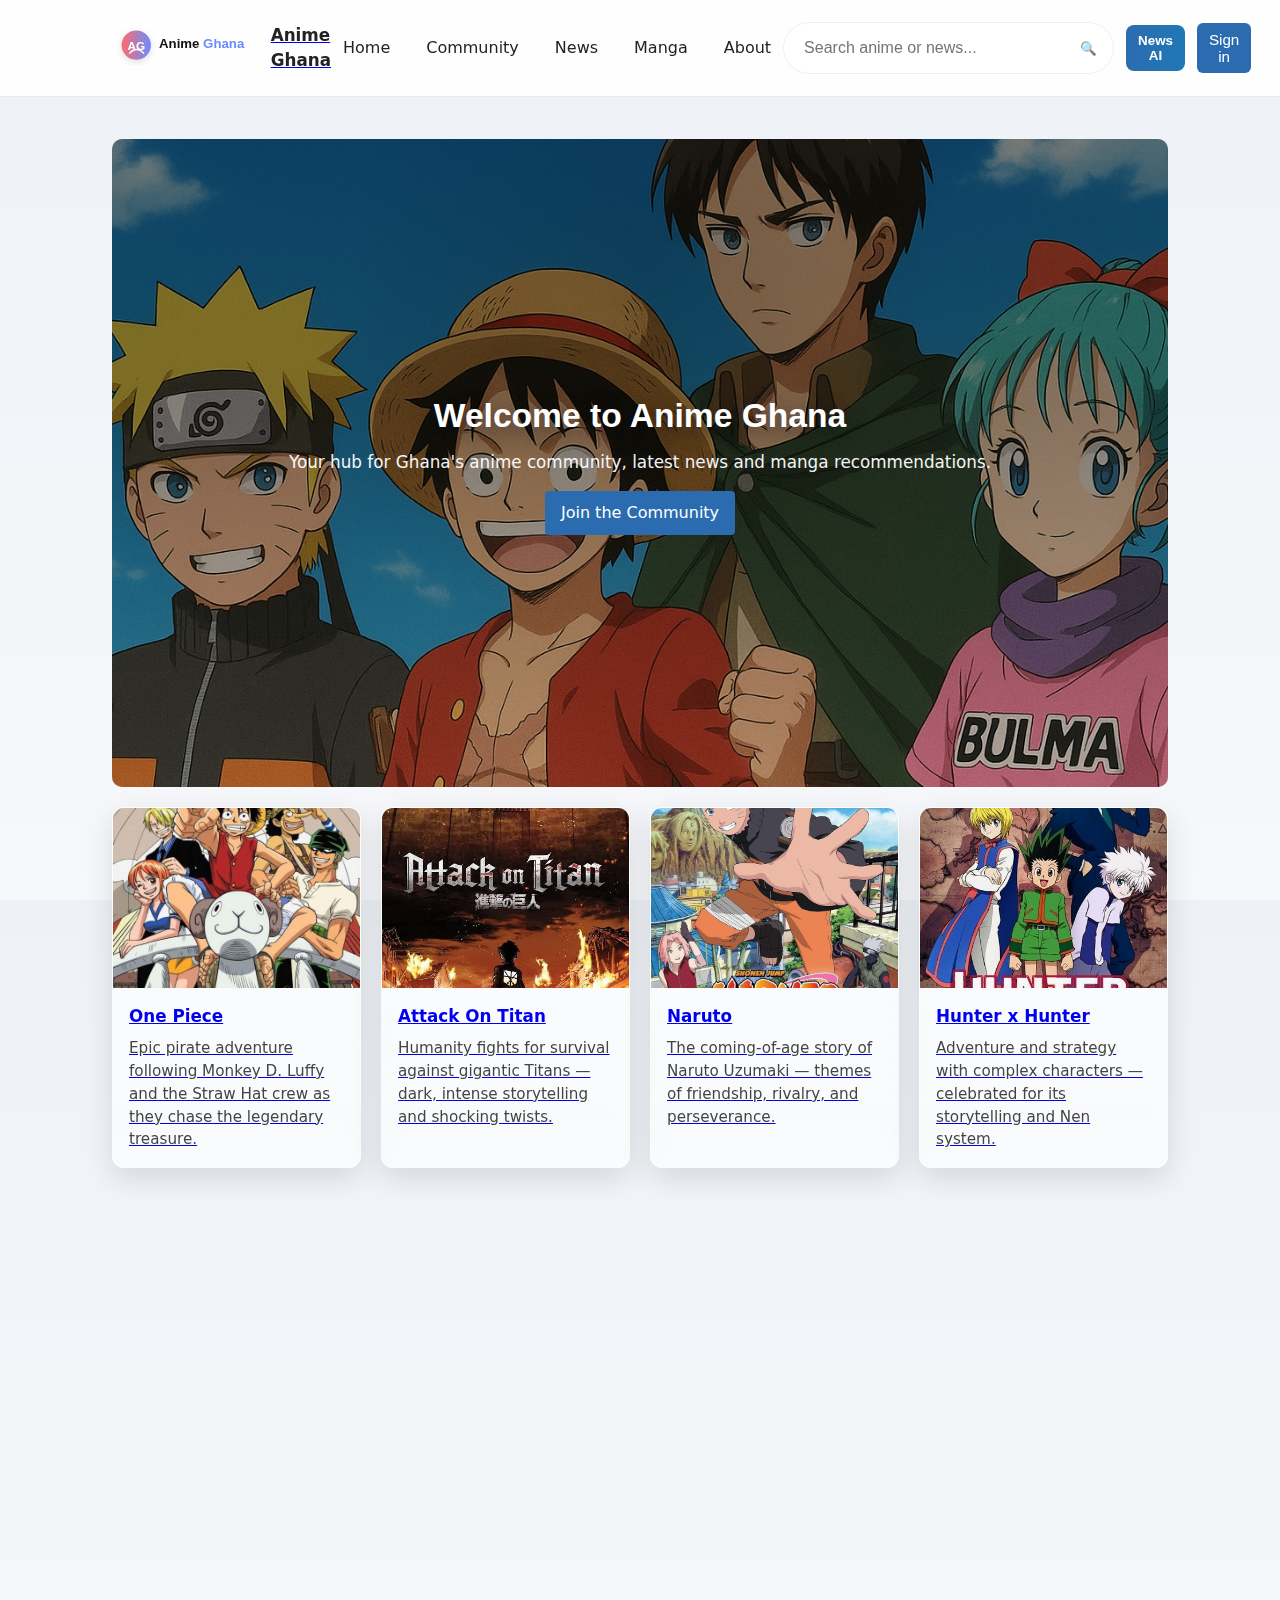
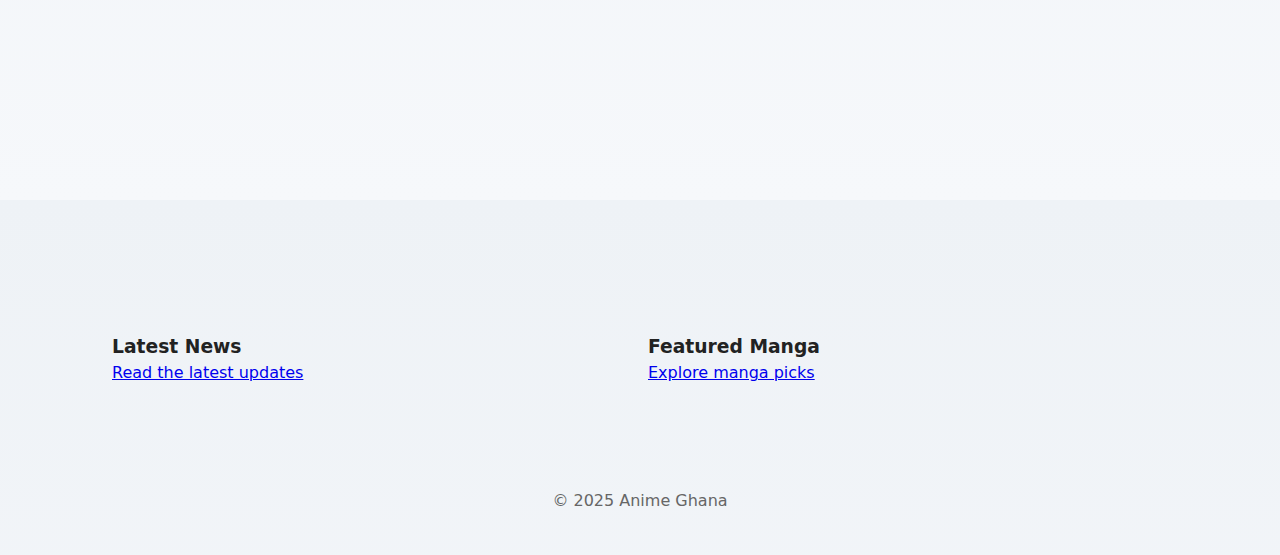
<file: anime_ghana/index.html>
<!DOCTYPE html>
<html lang="en">
<head>
  <meta charset="utf-8">
  <meta name="viewport" content="width=device-width,initial-scale=1">
  <title>Anime Ghana</title>
  <link rel="stylesheet" href="style.css">
</head>
<body>
  <!-- Background image provided via CSS: place `images/bg-anime.jpg` in the images folder -->
  <header class="site-header">
    <div class="container">
      <a class="logo" href="index.html">
        <img src="assets/logo.svg" alt="Anime Ghana logo">
        <span class="site-title">Anime Ghana</span>
      </a>
      <div class="header-utilities">
        <a id="following-link" class="following-link" href="community.html?view=following" style="display:none">Following (<span id="following-count">0</span>)</a>
        <a id="notif-link" class="following-link" href="moderation.html" style="display:none">🔔 <span id="notif-count">0</span></a>
      </div>
      <nav>
        <ul class="nav">
          <li><a href="index.html">Home</a></li>
          <li><a href="community.html">Community</a></li>
          <li><a href="news.html">News</a></li>
          <li><a href="manga.html">Manga</a></li>
          <li><a href="about.html">About</a></li>
        </ul>
      </nav>
      <div class="header-actions">
        <div class="autocomplete">
          <form class="search-form" id="header-search" action="news.html" method="get" role="search" autocomplete="off">
            <input id="search-input" type="search" name="search" placeholder="Search anime or news..." aria-label="Search anime or news" aria-autocomplete="list" aria-controls="autocomplete-list">
            <button aria-label="Search">🔍</button>
          </form>
          <div id="autocomplete-list" class="autocomplete-list" role="listbox" hidden></div>
        </div>
        <button id="news-assistant-btn" class="assistant-btn" title="Get a quick AI summary of anime news">News AI</button>
        <div class="auth-area">
          <button class="auth-btn" id="sign-in-btn">Sign in</button>
        </div>
      </div>
    </div>
  </header>
  <main class="container">
    <section class="hero">
      <div class="hero-inner">
        <h2>Welcome to Anime Ghana</h2>
        <p>Your hub for Ghana's anime community, latest news and manga recommendations.</p>
        <a class="btn" href="community.html">Join the Community</a>
      </div>
    </section>
    <!-- Anime grid: replace placeholder images in `images/` with your own art -->
    <section class="anime-grid" aria-label="Featured anime">
      <a class="anime-card" href="news.html?anime=one-piece">
        <img src="one-piece.jpg" alt="One Piece poster" loading="lazy">
        <div class="card-body">
          <h3>One Piece</h3>
          <p>Epic pirate adventure following Monkey D. Luffy and the Straw Hat crew as they chase the legendary treasure.</p>
        </div>
      </a>
      <a class="anime-card" href="news.html?anime=attack-on-titan">
        <img src="attack-on-titan.jpg" alt="Attack on Titan poster" loading="lazy">
        <div class="card-body">
          <h3>Attack On Titan</h3>
          <p>Humanity fights for survival against gigantic Titans — dark, intense storytelling and shocking twists.</p>
        </div>
      </a>
      <a class="anime-card" href="news.html?anime=naruto">
        <img src="download.jpg" alt="Naruto poster" loading="lazy">
        <div class="card-body">
          <h3>Naruto</h3>
          <p>The coming-of-age story of Naruto Uzumaki — themes of friendship, rivalry, and perseverance.</p>
        </div>
      </a>
      <a class="anime-card" href="news.html?anime=hxh">
        <img src="my-anime-for-life.jpg" alt="Hunter x Hunter poster" loading="lazy">
        <div class="card-body">
          <h3>Hunter x Hunter</h3>
          <p>Adventure and strategy with complex characters — celebrated for its storytelling and Nen system.</p>
        </div>
      </a>
      <a class="anime-card" href="news.html?anime=bleach">
        <img src="bleach.jpg" alt="Bleach poster" loading="lazy">
        <div class="card-body">
          <h3>Bleach</h3>
          <p>Ichigo Kurosaki becomes a Soul Reaper, battling hollows and exploring the spirit world.</p>
        </div>
      </a>
      <a class="anime-card" href="news.html?anime=dragon-ball">
        <img src="dragonball-z.jpg" alt="Dragon Ball poster" loading="lazy">
        <div class="card-body">
          <h3>Dragon Ball</h3>
          <p>Classic shonen series featuring Goku's rise through epic battles and legendary transformations.</p>
        </div>
      </a>
      <a class="anime-card" href="news.html?anime=cowboy-bebop">
        <img src="cowboy-bebop.jpg" alt="Cowboy Bebop poster" loading="lazy">
        <div class="card-body">
          <h3>Cowboy Bebop</h3>
          <p>Stylish space western following a crew of bounty hunters — known for tone, music, and worldbuilding.</p>
        </div>
      </a>
      <a class="anime-card" href="news.html?anime=gachiakuta">
        <img src="gachaiakuta.jpg" alt="Gachiakuta poster" loading="lazy">
        <div class="card-body">
          <h3>Gachiakuta</h3>
          <p>User-provided artwork for Gachiakuta; learn more via the news link for community highlights.</p>
        </div>
      </a>
      <!-- New cards: Jujutsu Kaisen and Solo Leveling -->
      <a class="anime-card" href="news.html?anime=jujutsu-kaisen">
        <img src="jujutsu-kaisen.jpg" alt="Jujutsu Kaisen poster" loading="lazy">
        <div class="card-body">
          <h3>Jujutsu Kaisen</h3>
          <p>Recent hit known for breathtaking fight choreography and memorable ensemble cast.</p>
        </div>
      </a>
      <a class="anime-card" href="news.html?anime=solo-leveling">
        <img src="solo leveling.jpg" alt="Solo Leveling poster" loading="lazy">
        <div class="card-body">
          <h3>Solo Leveling</h3>
          <p>Popular manhwa adaptation known for solo-protagonist progression and high-impact action sequences.</p>
        </div>
      </a>
    </section>
    <section class="highlights">
      <article>
        <h3>Latest News</h3>
        <p><a href="news.html">Read the latest updates</a></p>
      </article>
      <article>
        <h3>Featured Manga</h3>
        <p><a href="manga.html">Explore manga picks</a></p>
      </article>
    </section>
  </main>
  <footer class="site-footer">
    <div class="container">
      <p>&copy; 2025 Anime Ghana</p>
    </div>
  </footer>
  <script>
    // Reveal anime cards on scroll using IntersectionObserver
    (function(){
      const cards = document.querySelectorAll('.anime-card');
      if(!('IntersectionObserver' in window)){
        // fallback: show all
        cards.forEach(c=>c.classList.add('visible'));
        return;
      }
      const obs = new IntersectionObserver((entries, observer)=>{
        entries.forEach(entry=>{
          if(entry.isIntersecting){
            entry.target.classList.add('visible');
            observer.unobserve(entry.target);
          }
        });
      },{threshold:0.15});
      cards.forEach(c=>obs.observe(c));
    })();
  </script>
  <script>
    // Replace placeholder card images and descriptions with Jikan-provided originals
    (function(){
      if(!('fetch' in window)) return;
      const cards = document.querySelectorAll('.anime-grid .anime-card');
      // For each card, read the anime slug from its href (news.html?anime=slug)
          cards.forEach(async card=>{
        try{
          const href = card.getAttribute('href') || '';
          const m = href.match(/[?&]anime=([^&]+)/);
          const slug = m ? decodeURIComponent(m[1]) : null;
          if(!slug) return;
          // no forced image: proceed to query Jikan for this card's poster and synopsis
          // If the img currently points to a local file (not an external URL), keep it — user-provided images should not be overwritten
          const existingImg = card.querySelector('img');
          const currentSrcAttr = existingImg && existingImg.getAttribute('src');
          if(currentSrcAttr && !/^https?:\/\//i.test(currentSrcAttr) && !currentSrcAttr.startsWith('data:')){
            // assume this is a local file (relative path) — skip Jikan replacement
            return;
          }

          // Map slugs to one or more search candidates to improve matching
          const map = {
            'one-piece':['One Piece'],
            'attack-on-titan':['Attack on Titan'],
            'naruto':['Naruto'],
            'hxh':['Hunter x Hunter','Hunter × Hunter'],
            'bleach':['Bleach'],
            'dragon-ball':['Dragon Ball Super','Dragon Ball Z','Dragon Ball'],
            'cowboy-bebop':['Cowboy Bebop'],
            'gachiakuta':['Gatchaman','Gatcha','Gachiakuta']
          };
          const candidates = map[slug] || [slug.replace(/[-_]/g,' ')];
          let item = null;
          let usedQuery = '';
          for(const q of candidates){
            try{
              const res = await fetch('https://api.jikan.moe/v4/anime?q='+encodeURIComponent(q)+'&limit=1');
              if(!res.ok) continue;
              const js = await res.json();
              if(js.data && js.data.length>0){ item = js.data[0]; usedQuery = q; break; }
            }catch(err){
              // try next candidate on errors
              continue;
            }
          }
          if(!item) return;
          // pick best image url
          const img = (item.images && (item.images.jpg?.image_url || item.images.webp?.image_url)) || '';
          const synopsis = item.synopsis || '';
          const title = item.title || (usedQuery || slug);
          // update image
          const imgEl = card.querySelector('img');
          if(imgEl && img) imgEl.src = img;
          // update title (if different)
          const h3 = card.querySelector('.card-body h3');
          if(h3) h3.textContent = title;
          // update description: use synopsis (trim to sensible length)
          const p = card.querySelector('.card-body p');
          if(p){
            const trimmed = synopsis.split('\n').join(' ').trim();
            p.textContent = trimmed.length? (trimmed.length>160? trimmed.slice(0,157)+'...':trimmed) : p.textContent;
          }
        }catch(e){
          // ignore per-card failures
          console.error('card update failed', e);
        }
      });
    })();
  </script>
  <!-- Auth modal and header behavior -->
  <div class="modal-backdrop" id="auth-modal">
    <div class="modal card" role="dialog" aria-modal="true" aria-labelledby="auth-title">
      <div class="modal-header">
        <h3 id="auth-title">Sign in to Anime Ghana</h3>
        <button class="modal-close" id="modal-close" aria-label="Close sign in dialog">✕</button>
      </div>
      <div class="modal-body">
        <div>
          <div class="modal-sub">Choose a provider to continue. We'll only store your display name and avatar locally for this demo.</div>
          <div class="social-grid" role="list">
            <button class="social-btn google" data-provider="google" aria-label="Continue with Google">
              <div class="icon" aria-hidden="true"><svg width="20" height="20" viewBox="0 0 24 24"><path fill="#4285F4" d="M21.35 11.1h-9.2v2.96h5.3c-.23 1.51-1.36 3.05-3.1 3.05-1.88 0-3.4-1.55-3.4-3.46s1.52-3.46 3.4-3.46c1.05 0 1.74.44 2.15.8l1.86-1.78C16.4 7.5 15.05 7 13.45 7 9.85 7 7 9.95 7 13.55S9.85 20.1 13.45 20.1c4.1 0 7.1-3.05 7.1-9 0-.6-.05-1.1-.2-1.99z"/></svg></div>
              <span>Google</span>
            </button>
            <button class="social-btn tiktok" data-provider="tiktok" aria-label="Continue with TikTok">
              <div class="icon" aria-hidden="true"><svg width="18" height="18" viewBox="0 0 24 24"><path fill="#fff" d="M12 2v10.5A4.5 4.5 0 0 1 7.5 17 4.5 4.5 0 0 1 3 12.5V10a8 8 0 0 0 9 8V2z"/></svg></div>
              <span>TikTok</span>
            </button>
            <button class="social-btn discord" data-provider="discord" aria-label="Continue with Discord">
              <div class="icon" aria-hidden="true"><svg width="18" height="18" viewBox="0 0 24 24"><rect width="24" height="24" rx="5" fill="#5865F2"></rect><path fill="#fff" d="M7.2 8.6c0 0-0.6 0.8-0.7 1.6 0 0 1.1-0.2 1.6-0.2 0 0 0.1-1 0.1-1.3 0 0-0.9-0.1-1-0.1zM16.8 8.6c0 0 0.6 0.8 0.7 1.6 0 0-1.1-0.2-1.6-0.2 0 0-0.1-1-0.1-1.3 0 0 0.9-0.1 1-0.1zM12 18.5c-2.5 0-4.6-1.1-6.1-2.9 0 0 0.7 0.3 1.3 0.5 0 0 0.9 0.8 5 0.8s5-0.8 5-0.8c0.6-0.2 1.3-0.5 1.3-0.5-1.5 1.8-3.6 2.9-6.1 2.9zM8.6 11.2c0 0.9 0.8 1.6 1.8 1.6s1.8-0.7 1.8-1.6-0.8-1.6-1.8-1.6-1.8 0.7-1.8 1.6zM13.8 11.2c0 0.9 0.8 1.6 1.8 1.6s1.8-0.7 1.8-1.6-0.8-1.6-1.8-1.6-1.8 0.7-1.8 1.6z"/></svg></div>
              <span>Discord</span>
            </button>
            <button class="social-btn instagram" data-provider="instagram" aria-label="Continue with Instagram">
              <div class="icon" aria-hidden="true"><svg width="18" height="18" viewBox="0 0 32 32" xmlns="http://www.w3.org/2000/svg"><rect width="32" height="32" rx="6" fill="#cc2366"></rect><text x="16" y="21" font-family="Segoe UI, Arial, sans-serif" font-size="14" text-anchor="middle" fill="#fff">I</text></svg></div>
              <span>Instagram</span>
            </button>
          </div>
          <div class="social-note">Your profile information stays in your browser for this demo. No external authentication occurs.</div>
        </div>
      </div>
      <div class="modal-footer">
        <div>Need help? <a href="about.html">Learn more</a></div>
        <div style="opacity:.85">By continuing you agree to our <a href="#">Terms</a>.</div>
      </div>
    </div>
  </div>
  <!-- Profile setup (shown after choosing a provider) -->
  <div class="modal-backdrop" id="profile-setup-modal" style="display:none">
    <div class="modal" role="dialog" aria-modal="true" aria-labelledby="profile-setup-title">
      <div style="display:flex;justify-content:space-between;align-items:center">
        <h3 id="profile-setup-title">Set your username and avatar</h3>
        <button class="modal-close" id="profile-setup-close">✕</button>
      </div>
      <p>Choose a display name and optionally upload an avatar image for your profile.</p>
      <form id="profile-setup-form">
        <div class="profile-row">
          <div class="profile-left">
            <div id="avatar-drop" class="avatar-drop" title="Click or drop an image here">
              <div id="avatar-drop-inner" class="avatar-drop-inner">
                <div style="text-align:center;max-width:88px"><div style="font-size:12px;color:#666">Avatar</div><div style="font-size:12px;color:#999;margin-top:6px">Click or drop</div></div>
              </div>
            </div>
            <div style="display:flex;flex-direction:column;align-items:center">
              <label class="upload-cta" id="upload-btn" for="profile-avatar-input">Upload avatar</label>
              <button type="button" class="remove-avatar" id="remove-avatar" style="display:none">Remove avatar</button>
            </div>
          </div>
          <div class="profile-right">
            <div class="field">
              <label for="profile-name"><strong>Display name</strong></label>
              <input id="profile-name" type="text" placeholder="Display name (required)" required maxlength="24" />
              <div style="display:flex;justify-content:space-between;align-items:center"><div class="hint">This is public. Keep it friendly.</div><div class="char-counter" id="name-count">0/24</div></div>
              <div class="validation-msg" id="name-msg"></div>
            </div>
            <div class="field">
              <div style="display:flex;gap:8px;align-items:center"><button type="button" class="suggest-btn" id="suggest-btn">Suggest a username</button><div class="hint">Or edit the name above.</div></div>
            </div>
            <div id="profile-avatar-preview" style="margin-top:8px"></div>
          </div>
        </div>
        <input id="profile-avatar-input" type="file" accept="image/*" style="display:none" />
        <div class="profile-actions"><button class="post-btn" id="profile-save" type="submit">Save profile</button><button class="post-btn" type="button" id="profile-cancel">Cancel</button></div>
        <div class="profile-success" id="profile-success">Profile saved ✓</div>
      </form>
    </div>
  </div>
  <script>
    // Simple client-side simulated auth (purely UI/localStorage). Replace with real OAuth in production.
    (function(){
      const signInBtn = document.getElementById('sign-in-btn');
      const modal = document.getElementById('auth-modal');
      const modalClose = document.getElementById('modal-close');
      const socialBtns = document.querySelectorAll('.social-btn');

      function updateHeader(){
        const user = JSON.parse(localStorage.getItem('agh_user')||'null');
        const authArea = document.querySelector('.auth-area');
        authArea.innerHTML = '';
        if(user){
          const pill = document.createElement('div');
          pill.className = 'user-pill';
          pill.innerHTML = `<span class="user-avatar"></span><strong>${user.name}</strong> <button class="auth-btn" id="sign-out">Sign out</button>`;
          authArea.appendChild(pill);
          // show avatar image or initials if provided
          try{
            const avatarEl = pill.querySelector('.user-avatar');
            if(user.avatar){
              avatarEl.style.backgroundImage = `url('${user.avatar}')`;
              avatarEl.style.backgroundSize = 'cover';
              avatarEl.style.backgroundPosition = 'center';
              avatarEl.textContent = '';
            } else {
              // initials fallback
              const initials = (user.name||'').split(' ').map(s=>s[0]||'').slice(0,2).join('').toUpperCase();
              avatarEl.textContent = initials;
            }
          }catch(e){}
          document.getElementById('sign-out').addEventListener('click', ()=>{ localStorage.removeItem('agh_user'); updateHeader(); // hide following link when signed out
            document.querySelectorAll('#following-link').forEach(el=>el.style.display='none'); document.querySelectorAll('#following-count').forEach(el=>el.textContent = 0);
          });
          // show following link and count for this user
          try{
            const id = user.provider+':'+(user.name||user.provider);
            const follows = JSON.parse(localStorage.getItem('agh_follows_'+id)||'[]');
            document.querySelectorAll('#following-count').forEach(el=>el.textContent = follows.length);
            document.querySelectorAll('#following-link').forEach(el=>el.style.display='inline-flex');
          }catch(e){}
        } else {
          const btn = document.createElement('button');
          btn.className = 'auth-btn';
          btn.id = 'sign-in-btn-2';
          btn.textContent = 'Sign in';
          authArea.appendChild(btn);
          btn.addEventListener('click', ()=> modal.style.display = 'flex');
        }
      }

      signInBtn && signInBtn.addEventListener('click', ()=> modal.style.display = 'flex');
      modalClose && modalClose.addEventListener('click', ()=> modal.style.display = 'none');
      modal.addEventListener('click', (e)=>{ if(e.target === modal) modal.style.display = 'none'; });

      // When a provider is chosen, open the profile setup flow so the user can pick a display name and avatar
      const profileModal = document.getElementById('profile-setup-modal');
      const profileClose = document.getElementById('profile-setup-close');
      const profileForm = document.getElementById('profile-setup-form');
      const profileCancel = document.getElementById('profile-cancel');
      const profileName = document.getElementById('profile-name');
      const profileAvatarInput = document.getElementById('profile-avatar-input');
      const profileAvatarPreview = document.getElementById('profile-avatar-preview');
      let _pendingProvider = null;

      socialBtns.forEach(btn=>{
        btn.addEventListener('click', ()=>{
          _pendingProvider = btn.dataset.provider || 'local';
          // prefill suggested name
          profileName.value = _pendingProvider.charAt(0).toUpperCase()+_pendingProvider.slice(1)+ ' User';
          // show profile-setup modal and hide auth modal
          profileAvatarPreview.innerHTML = '';
          profileAvatarInput.value = '';
          modal.style.display = 'none';
          profileModal.style.display = 'flex';
        });
      });

      function saveUserObject(userObj){
        try{ localStorage.setItem('agh_user', JSON.stringify(userObj)); }catch(e){ console.error('save user failed',e); }
        profileModal.style.display = 'none';
        updateHeader();
        try{
          const id = userObj.provider+':'+(userObj.name||userObj.provider);
          const follows = JSON.parse(localStorage.getItem('agh_follows_'+id)||'[]');
          document.querySelectorAll('#following-count').forEach(el=>el.textContent = follows.length);
          document.querySelectorAll('#following-link').forEach(el=>el.style.display='inline-flex');
        }catch(e){}
      }

      profileForm.addEventListener('submit', async (ev)=>{
        ev.preventDefault();
        const name = (profileName.value||'').trim();
        if(!name) return alert('Please enter a display name');
        // read avatar file (if provided) as data URL
        const f = profileAvatarInput.files && profileAvatarInput.files[0];
        if(f){
          const reader = new FileReader();
          reader.onload = function(e){
            const data = e.target.result;
            const u = { name, provider: _pendingProvider || 'local', avatar: data };
            saveUserObject(u);
          };
          reader.readAsDataURL(f);
        } else {
          const u = { name, provider: _pendingProvider || 'local' };
          saveUserObject(u);
        }
      });

      profileCancel.addEventListener('click', ()=>{ profileModal.style.display = 'none'; modal.style.display = 'flex'; _pendingProvider = null; });
      profileClose.addEventListener('click', ()=>{ profileModal.style.display = 'none'; modal.style.display = 'flex'; _pendingProvider = null; });
      profileModal.addEventListener('click', (e)=>{ if(e.target === profileModal){ profileModal.style.display = 'none'; modal.style.display = 'flex'; _pendingProvider = null; } });

      profileAvatarInput.addEventListener('change', ()=>{
        const f = profileAvatarInput.files && profileAvatarInput.files[0];
        if(!f){ profileAvatarPreview.innerHTML = ''; return; }
        if(!f.type.startsWith('image/')){ profileAvatarPreview.innerHTML = '<div class="muted">Please select an image file</div>'; return; }
        const r = new FileReader(); r.onload = function(e){ profileAvatarPreview.innerHTML = `<img src="${e.target.result}" alt="avatar preview" style="width:72px;height:72px;border-radius:50%;object-fit:cover">`; }; r.readAsDataURL(f);
      });

      // Enhanced avatar drop & preview + validation and suggestions
      const avatarDrop = document.getElementById('avatar-drop');
      const avatarDropInner = document.getElementById('avatar-drop-inner');
      const uploadBtn = document.getElementById('upload-btn');
      const removeAvatarBtn = document.getElementById('remove-avatar');
      const nameCount = document.getElementById('name-count');
      const nameMsg = document.getElementById('name-msg');
      const suggestBtn = document.getElementById('suggest-btn');

      function showPreviewDataURL(dataURL){
        profileAvatarPreview.innerHTML = `<img src="${dataURL}" alt="avatar preview" style="width:72px;height:72px;border-radius:50%;object-fit:cover">`;
        avatarDropInner.innerHTML = `<img src="${dataURL}" alt="avatar" style="width:100%;height:100%;object-fit:cover">`;
        removeAvatarBtn.style.display = 'inline-block';
      }

      function clearPreview(){
        profileAvatarPreview.innerHTML = '';
        avatarDropInner.innerHTML = `<div style="text-align:center;max-width:88px"><div style="font-size:12px;color:#666">Avatar</div><div style="font-size:12px;color:#999;margin-top:6px">Click or drop</div></div>`;
        removeAvatarBtn.style.display = 'none';
        profileAvatarInput.value = '';
      }

      removeAvatarBtn.addEventListener('click', ()=>{ clearPreview(); });

      avatarDrop.addEventListener('click', ()=>{ profileAvatarInput.click(); });
      avatarDrop.addEventListener('dragover', (e)=>{ e.preventDefault(); avatarDrop.classList.add('dragover'); });
      avatarDrop.addEventListener('dragleave', (e)=>{ avatarDrop.classList.remove('dragover'); });
      avatarDrop.addEventListener('drop', (e)=>{ e.preventDefault(); avatarDrop.classList.remove('dragover'); const f = (e.dataTransfer.files && e.dataTransfer.files[0]); if(f && f.type.startsWith('image/')){ profileAvatarInput.files = e.dataTransfer.files; const r = new FileReader(); r.onload = function(ev){ showPreviewDataURL(ev.target.result); }; r.readAsDataURL(f); } else { alert('Please drop an image file'); } });

      profileAvatarInput.addEventListener('change', (e)=>{
        const f = profileAvatarInput.files && profileAvatarInput.files[0];
        if(!f) { clearPreview(); return; }
        if(!f.type.startsWith('image/')){ alert('Please select an image file'); profileAvatarInput.value = ''; return; }
        // limit size to ~1.5MB for localStorage friendliness
        if(f.size > 1572864){ if(!confirm('Avatar larger than 1.5MB may slow performance. Use anyway?')){ profileAvatarInput.value=''; return; } }
        const reader = new FileReader(); reader.onload = function(ev){ showPreviewDataURL(ev.target.result); }; reader.readAsDataURL(f);
      });

      // name validation and character counter
      profileName.addEventListener('input', ()=>{
        const v = profileName.value || '';
        nameCount.textContent = `${v.length}/24`;
        const ok = /^[\w \-\.]{2,24}$/.test(v);
        if(!ok){ nameMsg.style.display='block'; nameMsg.textContent = 'Use 2–24 characters: letters, numbers, spaces, dot or dash.'; nameMsg.classList.remove('ok'); }
        else { nameMsg.style.display='block'; nameMsg.textContent = 'Looks good'; nameMsg.classList.add('ok'); }
      });

      // generate suggestion
      suggestBtn.addEventListener('click', ()=>{
        const base = (_pendingProvider || 'user').replace(/[^a-zA-Z0-9]/g,'').toLowerCase();
        const rnd = Math.floor(Math.random()*9000)+1000;
        const suggestion = (base? base+'_'+rnd : 'user_'+rnd);
        profileName.value = suggestion;
        profileName.dispatchEvent(new Event('input'));
      });

      // uniqueness check against stored agh_users
      function isNameTaken(name){ try{ const arr = JSON.parse(localStorage.getItem('agh_users')||'[]'); return arr.indexOf(name) !== -1; }catch(e){ return false } }

      // Save flow: ensure name valid and not taken (unless same as existing) then persist
      profileForm.addEventListener('submit', async (ev)=>{
        ev.preventDefault();
        const name = (profileName.value||'').trim();
        if(name.length < 2 || name.length > 24){ alert('Display name must be 2–24 characters'); return; }
        if(!/^[\w \-\.]{2,24}$/.test(name)){ alert('Display name contains invalid characters'); return; }
        // check uniqueness
        const existing = JSON.parse(localStorage.getItem('agh_user')||'null');
        if(isNameTaken(name) && !(existing && existing.name === name)){
          if(!confirm('This display name is already used in this browser. Continue anyway?')) return;
        }
        // build user obj
        const f = profileAvatarInput.files && profileAvatarInput.files[0];
        if(f){ const r = new FileReader(); r.onload = function(e){ const data = e.target.result; const u = { name, provider: _pendingProvider || 'local', avatar: data }; saveUserObject(u); // register in user list
              try{ const arr = JSON.parse(localStorage.getItem('agh_users')||'[]'); if(arr.indexOf(name)===-1) arr.push(name); localStorage.setItem('agh_users', JSON.stringify(arr)); }catch(e){}
            }; r.readAsDataURL(f); }
        else { const u = { name, provider: _pendingProvider || 'local' }; saveUserObject(u); try{ const arr = JSON.parse(localStorage.getItem('agh_users')||'[]'); if(arr.indexOf(name)===-1) arr.push(name); localStorage.setItem('agh_users', JSON.stringify(arr)); }catch(e){} }
        document.getElementById('profile-success').style.display = 'block'; setTimeout(()=>{ document.getElementById('profile-success').style.display='none' }, 2200);
      });

      // initialise
      updateHeader();
    })();
  </script>
  <script>
    // Header autocomplete that queries Jikan (MyAnimeList) and shows suggestions.
    (function(){
      const input = document.getElementById('search-input');
      const list = document.getElementById('autocomplete-list');
      let controller = null;
      let debounceTimer = null;
      let items = [];
      let selected = -1;

      function clearList(){ list.innerHTML=''; list.hidden = true; items = []; selected = -1; }

      function renderResults(results){
        clearList();
        if(!results || results.length===0) return;
        results.forEach((it, idx)=>{
          const el = document.createElement('div');
          el.className = 'autocomplete-item';
          el.setAttribute('role','option');
          el.dataset.title = it.title;
          el.dataset.url = it.url;
          el.dataset.mal = it.mal_id;
          const imgUrl = (it.images && (it.images.jpg?.image_url || it.images.webp?.image_url)) || '';
          el.innerHTML = `
            ${imgUrl? `<img class="autocomplete-thumb" src="${imgUrl}" alt="${it.title} poster">` : `<div class="autocomplete-thumb"></div>`}
            <div>
              <div class="autocomplete-title">${it.title}</div>
              <div class="autocomplete-sub">${(it.synopsis||'').slice(0,120)}${(it.synopsis && it.synopsis.length>120)?'...':''}</div>
            </div>
          `;
          el.addEventListener('click', ()=>{ location.href = 'news.html?search='+encodeURIComponent(it.title); });
          list.appendChild(el);
          items.push(el);
        });
        list.hidden = false;
      }

      function selectItem(index){
        if(selected>=0 && items[selected]) items[selected].setAttribute('aria-selected','false');
        selected = index;
        if(selected>=0 && items[selected]){
          items[selected].setAttribute('aria-selected','true');
          // scroll into view
          items[selected].scrollIntoView({block:'nearest'});
        }
      }

      input.addEventListener('keydown', (e)=>{
        if(list.hidden) return;
        if(e.key === 'ArrowDown'){
          e.preventDefault();
          if(selected < items.length-1) selectItem(selected+1);
          else selectItem(0);
        } else if(e.key === 'ArrowUp'){
          e.preventDefault();
          if(selected > 0) selectItem(selected-1);
          else selectItem(items.length-1);
        } else if(e.key === 'Enter'){
          if(selected>=0 && items[selected]){
            e.preventDefault();
            items[selected].click();
          }
        } else if(e.key === 'Escape'){
          clearList();
        }
      });

      input.addEventListener('input', (e)=>{
        const q = (e.target.value||'').trim();
        if(debounceTimer) clearTimeout(debounceTimer);
        if(controller){ controller.abort(); controller = null; }
        if(q.length < 2){ clearList(); return; }
        debounceTimer = setTimeout(async ()=>{
          try{
            // Prefer local top-150 cache when available to provide instant suggestions
            const localQ = q.toLowerCase();
            try{
              const top = JSON.parse(localStorage.getItem('agh_top150_anime')||'[]');
              if(Array.isArray(top) && top.length){
                const matched = top.filter(it=> (it.title||'').toLowerCase().includes(localQ)).slice(0,6).map(d=>({ title:d.title, synopsis:d.synopsis||'', url:d.url||'', mal_id:d.mal_id, images: { jpg: { image_url: d.image } } }));
                if(matched.length){ renderResults(matched); return; }
              }
            }catch(e){ /* ignore local parse errors */ }

            controller = new AbortController();
            const res = await fetch('https://api.jikan.moe/v4/anime?q='+encodeURIComponent(q)+'&limit=6', {signal: controller.signal});
            if(!res.ok) throw new Error('Jikan error');
            const json = await res.json();
            const results = (json.data || []).map(d=>({
              title: d.title,
              synopsis: d.synopsis,
              url: d.url,
              mal_id: d.mal_id,
              images: d.images
            }));
            renderResults(results);
          }catch(err){
            // ignore aborts, hide list on errors
            if(err.name !== 'AbortError') clearList();
          }
        }, 300);
      });

      // close when clicking outside
      document.addEventListener('click', (e)=>{
        if(!document.querySelector('.autocomplete')?.contains(e.target)) clearList();
      });
    })();
  </script>
    <script>
      // header following count updater (shared)
      (function(){
        function updateFollowingCount(){
          try{
            const u = JSON.parse(localStorage.getItem('agh_user')||'null');
            if(!u){
              document.querySelectorAll('#following-count').forEach(el=>el.textContent = 0);
              document.querySelectorAll('#following-link').forEach(el=>el.style.display = 'none');
              return;
            }
            const id = u.provider+':'+(u.name||u.provider);
            const follows = JSON.parse(localStorage.getItem('agh_follows_'+id)||'[]');
            document.querySelectorAll('#following-count').forEach(el=>el.textContent = follows.length);
            document.querySelectorAll('#following-link').forEach(el=>el.style.display = 'inline-flex');
          }catch(e){}
        }
        updateFollowingCount();
        window.addEventListener('storage', updateFollowingCount);
      })();
    </script>
      <script src="assets/news-assistant.js"></script>
      <script src="assets/notify.js"></script>
</body>
</html>
</file>
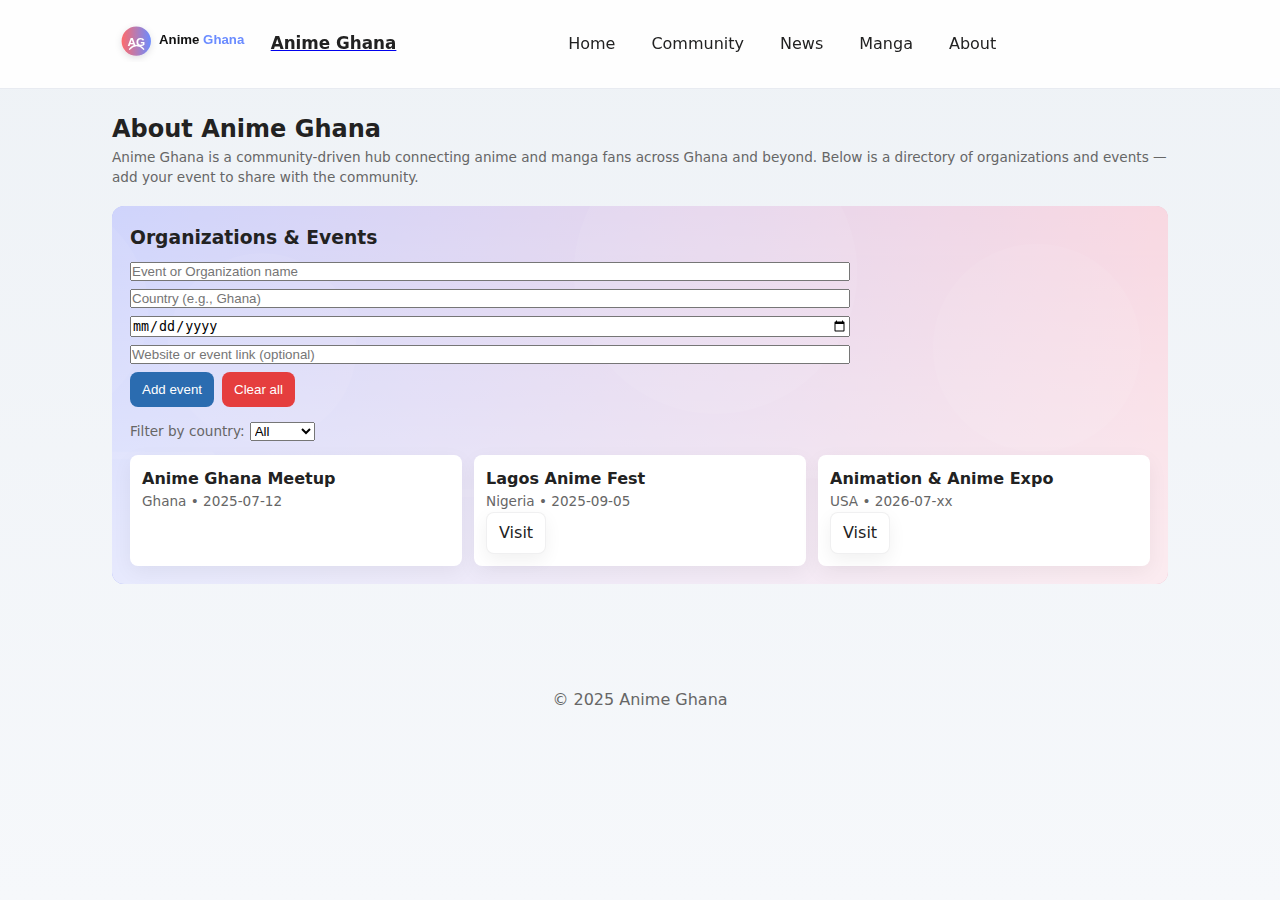
<file: anime_ghana/about.html>
<!DOCTYPE html>
<html lang="en">
<head>
  <meta charset="utf-8">
  <meta name="viewport" content="width=device-width,initial-scale=1">
  <title>About — Anime Ghana</title>
  <link rel="stylesheet" href="style.css">
</head>
<body>
  <header class="site-header">
    <div class="container">
      <a class="logo" href="index.html">
        <img src="assets/logo.svg" alt="Anime Ghana logo">
        <span class="site-title">Anime Ghana</span>
      </a>
      <nav>
        <ul class="nav">
          <li><a href="index.html">Home</a></li>
          <li><a href="community.html">Community</a></li>
          <li><a href="news.html">News</a></li>
          <li><a href="manga.html">Manga</a></li>
          <li><a href="about.html">About</a></li>
        </ul>
      </nav>
      <div class="header-utilities">
        <a id="following-link" class="following-link" href="community.html?view=following" style="display:none">Following (<span id="following-count">0</span>)</a>
        <a id="notif-link" class="following-link" href="moderation.html" style="display:none">🔔 <span id="notif-count">0</span></a>
      </div>
    </div>
  </header>
  <main class="container">
    <h2>About Anime Ghana</h2>
    <p class="muted">Anime Ghana is a community-driven hub connecting anime and manga fans across Ghana and beyond. Below is a directory of organizations and events — add your event to share with the community.</p>

    <section style="margin-top:18px;position:relative;overflow:hidden;border-radius:12px">
      <div style="position:absolute;inset:0;z-index:0;pointer-events:none">
        <img src="assets/about-bg.svg" alt="decorative background" style="width:100%;height:100%;object-fit:cover;opacity:0.95;filter:contrast(1.05)">
      </div>
      <div style="position:relative;z-index:1;padding:18px;background:linear-gradient(180deg,rgba(255,255,255,0.6),rgba(255,255,255,0.8))">
      
      
      
      
      
    
      <h3>Organizations & Events</h3>
      <form id="event-form" style="margin-top:10px;display:grid;gap:8px;max-width:720px">
        <input id="evt-name" type="text" placeholder="Event or Organization name" required>
        <input id="evt-country" type="text" placeholder="Country (e.g., Ghana)" required>
        <input id="evt-date" type="date" placeholder="Date (optional)">
        <input id="evt-link" type="url" placeholder="Website or event link (optional)">
        <div style="display:flex;gap:8px">
          <button id="add-event" class="post-btn" type="button">Add event</button>
          <button id="clear-events" class="post-btn" style="background:#e53e3e" type="button">Clear all</button>
        </div>
      </form>

      <div style="margin-top:12px">
        <label for="filter-country" class="muted">Filter by country:</label>
        <select id="filter-country"><option value="">All</option></select>
      </div>

      <div id="orgs" class="org-list"></div>
      </div>
    </section>

    <script>
      (function(){
        const formBtn = document.getElementById('add-event');
        const clearBtn = document.getElementById('clear-events');
        const orgsEl = document.getElementById('orgs');
        const sel = document.getElementById('filter-country');

        const sample = [
          {id:'a1',name:'Anime Ghana Meetup',country:'Ghana',date:'2025-07-12',link:''},
          {id:'a2',name:'Lagos Anime Fest',country:'Nigeria',date:'2025-09-05',link:'https://example.com'},
          {id:'a3',name:'Animation & Anime Expo',country:'USA',date:'2026-07-xx',link:'https://example.com'}
        ];

        function load(){ try{return JSON.parse(localStorage.getItem('agh_events')||JSON.stringify(sample))}catch(e){return sample} }
        function save(a){ localStorage.setItem('agh_events', JSON.stringify(a)) }

        function render(){
          const all = load();
          const countries = Array.from(new Set(all.map(x=>x.country))).sort();
          sel.innerHTML = '<option value="">All</option>' + countries.map(c=>`<option value="${c}">${c}</option>`).join('');
          const filter = sel.value;
          const display = filter? all.filter(x=>x.country===filter) : all;
          orgsEl.innerHTML = '';
          if(display.length===0) orgsEl.innerHTML = '<p class="muted">No events found.</p>';
          display.forEach(o=>{
            const el = document.createElement('div'); el.className='org-card';
            el.innerHTML = `<h4>${o.name}</h4><p class="muted">${o.country}${o.date? ' • '+o.date: ''}</p>${o.link? `<p><a class="ext-btn" href="${o.link}" target="_blank" rel="noopener noreferrer">Visit</a></p>`: ''}`;
            orgsEl.appendChild(el);
          });
        }

        sel.addEventListener('change', render);

        formBtn.addEventListener('click', ()=>{
          const name = document.getElementById('evt-name').value.trim();
          const country = document.getElementById('evt-country').value.trim();
          const date = document.getElementById('evt-date').value;
          const link = document.getElementById('evt-link').value.trim();
          if(!name || !country) return alert('Please provide a name and country');
          const arr = load();
          arr.push({id: String(Date.now()), name, country, date, link});
          save(arr); render(); document.getElementById('evt-name').value=''; document.getElementById('evt-country').value=''; document.getElementById('evt-date').value=''; document.getElementById('evt-link').value='';
        });

        clearBtn.addEventListener('click', ()=>{ if(confirm('Clear all events?')){ localStorage.removeItem('agh_events'); render(); } });

        render();
      })();
    </script>
  </main>
  <footer class="site-footer"><div class="container"><p>&copy; 2025 Anime Ghana</p></div></footer>
  <script>
    // header following count updater (shared)
    (function(){
      function updateFollowingCount(){
        try{
          const u = JSON.parse(localStorage.getItem('agh_user')||'null');
          if(!u){ document.querySelectorAll('#following-count').forEach(el=>el.textContent = 0); document.querySelectorAll('#following-link').forEach(el=>el.style.display='none'); return; }
          const id = u.provider+':'+(u.name||u.provider);
          const follows = JSON.parse(localStorage.getItem('agh_follows_'+id)||'[]');
          document.querySelectorAll('#following-count').forEach(el=>el.textContent = follows.length);
          document.querySelectorAll('#following-link').forEach(el=>el.style.display='inline-flex');
        }catch(e){}
      }
      updateFollowingCount();
      window.addEventListener('storage', updateFollowingCount);
    })();
  </script>
</body>
</html>
</file>
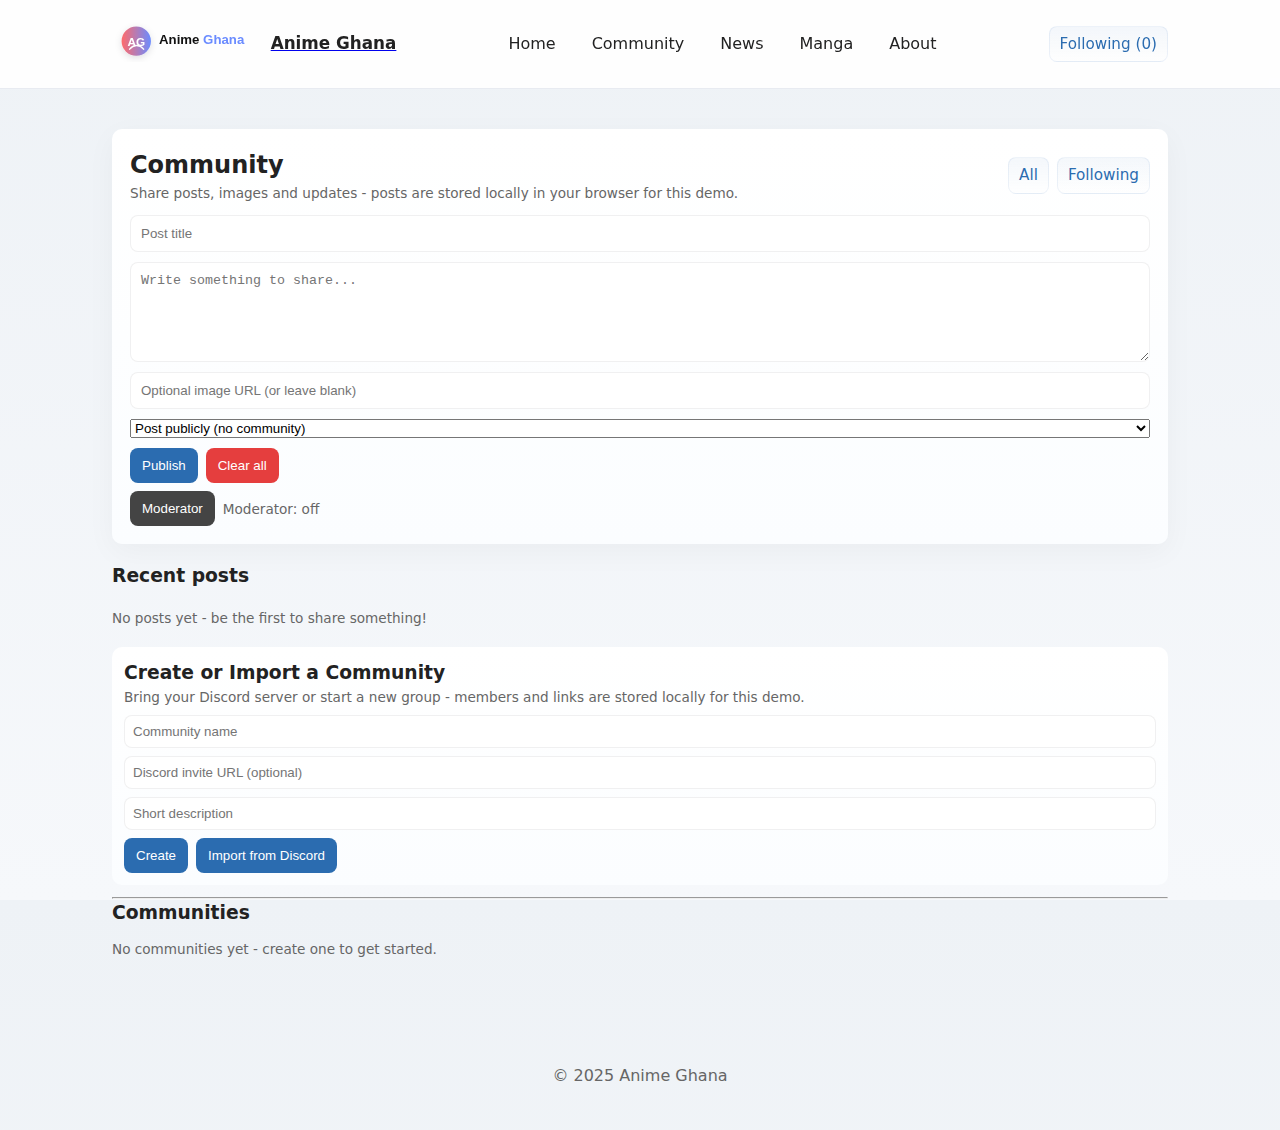
<file: anime_ghana/community.html>
<!DOCTYPE html>
<html lang="en">
<head>
  <meta charset="utf-8">
  <meta name="viewport" content="width=device-width,initial-scale=1">
  <title>Community - Anime Ghana</title>
  <link rel="stylesheet" href="style.css">
</head>
<body>
  <header class="site-header">
    <div class="container">
      <a class="logo" href="index.html">
        <img src="assets/logo.svg" alt="Anime Ghana logo">
        <span class="site-title">Anime Ghana</span>
      </a>
      <nav>
        <ul class="nav">
          <li><a href="index.html">Home</a></li>
          <li><a href="community.html">Community</a></li>
          <li><a href="news.html">News</a></li>
          <li><a href="manga.html">Manga</a></li>
          <li><a href="about.html">About</a></li>
        </ul>
      </nav>
      <div class="header-utilities">
        <a id="following-link" class="following-link" href="community.html?view=following">Following (<span id="following-count">0</span>)</a>
      </div>
    </div>
  </header>
  <main class="container">
    <section class="community-hero">
      <div style="display:flex;justify-content:space-between;align-items:center;gap:12px">
        <div>
          <h2>Community</h2>
          <p class="muted">Share posts, images and updates - posts are stored locally in your browser for this demo.</p>
        </div>
        <div style="display:flex;gap:8px">
          <a href="community.html" class="following-link">All</a>
          <a href="community.html?view=following" class="following-link">Following</a>
        </div>
      </div>
      <form id="post-form" class="post-form" aria-label="Create a community post">
        <input id="post-title" type="text" placeholder="Post title" required>
        <textarea id="post-content" placeholder="Write something to share..." required></textarea>
        <input id="post-image" type="url" placeholder="Optional image URL (or leave blank)">
        <select id="post-community" aria-label="Post to community (optional)">
          <option value="">Post publicly (no community)</option>
        </select>
        <div class="row">
          <button type="submit" class="post-btn">Publish</button>
          <button type="button" id="clear-posts" class="post-btn" style="background:#e53e3e">Clear all</button>
        </div>
      </form>
      <div style="margin-top:8px;display:flex;gap:8px;align-items:center">
        <button id="enter-moderator" class="post-btn" style="background:#444;">Moderator</button>
        <div id="moderator-status" class="muted">Moderator: <span id="mod-flag">off</span></div>
      </div>
    </section>
    <section>
      <h3 id="posts-title">Recent posts</h3>
      <div id="posts" class="posts-list" aria-live="polite"></div>
    </section>
    <section id="communities-root" style="margin-top:18px">
      <!-- Communities UI will be mounted here by assets/community.js -->
    </section>
  </main>
  <script src="assets/community.js"></script>
  <script> // mount communities UI or a specific community page when ?comm=<id>
    (function(){
      try{
        const params = new URLSearchParams(location.search);
        const comm = params.get('comm');
        if(window.AGCommunity){
          if(comm){ window.AGCommunity.mountCommunityPage(comm); }
          else if(document.getElementById('communities-root')) window.AGCommunity.mountUI();
        }
      }catch(e){ console.warn(e); }
    })();
  </script>
  <script>
    (function(){
      const form = document.getElementById('post-form');
      const postsEl = document.getElementById('posts');
      const clearBtn = document.getElementById('clear-posts');
      const modBtn = document.getElementById('enter-moderator');
      const modFlag = document.getElementById('mod-flag');

      function loadPosts(){
        try{ return JSON.parse(localStorage.getItem('agh_posts')||'[]') }catch(e){ return [] }
      }
      function savePosts(arr){ localStorage.setItem('agh_posts', JSON.stringify(arr)); }

      // moderation helpers
      function isModerator(){ return localStorage.getItem('agh_is_admin') === 'true' }
      function setModerator(v){ localStorage.setItem('agh_is_admin', v? 'true' : ''); }

      function timeAgo(ts){ const s = Math.floor((Date.now()-ts)/1000); if(s<60) return s+'s'; if(s<3600) return Math.floor(s/60)+'m'; if(s<86400) return Math.floor(s/3600)+'h'; return Math.floor(s/86400)+'d'; }

      function renderPosts(){
        const params = new URLSearchParams(location.search);
        const view = params.get('view') || '';
        const postsRaw = loadPosts();
        const follows = (function(){ try{ const id = (function(){ try{ const u=JSON.parse(localStorage.getItem('agh_user')||'null'); return u? (u.provider+':'+(u.name||u.provider)) : null }catch(e){return null} })(); if(!id) return []; return JSON.parse(localStorage.getItem('agh_follows_'+id)||'[]') }catch(e){return[]} })();
        let posts = postsRaw.slice().reverse();
        const mod = isModerator();
        if(view === 'following'){
          posts = posts.filter(p => follows.indexOf(p.author || 'Anon') !== -1);
          document.getElementById('posts-title').textContent = 'Posts from people you follow';
        } else {
          document.getElementById('posts-title').textContent = 'Recent posts';
        }
        postsEl.innerHTML = '';
        // filter posts for visibility: show approved posts to everyone; show pending only to moderators or the post's author
        posts = posts.filter(p=>{
          if(!p.status || p.status==='approved') return true;
          const user = JSON.parse(localStorage.getItem('agh_user')||'null');
          if(mod) return true;
          if(user && user.name === p.author) return true; // author can see own pending
          return false;
        });
        if(posts.length===0){ postsEl.innerHTML = '<p class="muted">No posts yet - be the first to share something!</p>'; return; }
        posts.forEach(p=>{
            const follows = loadFollows();
            const followerCounts = loadFollowerCounts();
            const author = p.author || 'Anon';
            const isFollowing = follows.indexOf(author) !== -1;
            const followerCount = followerCounts[author] || 0;

            const card = document.createElement('article');
            card.className = 'post-card';
            const statusBadge = (p.status && p.status!=='approved')? `<div style="position:absolute;right:12px;top:12px;padding:6px 8px;border-radius:8px;background:#fff;border:1px solid rgba(2,6,23,0.06);font-weight:600">${p.status}</div>` : '';
            let adminControls = '';
            if(p.status === 'pending' && mod){
              adminControls = `<button class="post-btn" data-approve="${p.id}" style="background:#2b6cb0">Approve</button> <button class="post-btn" data-reject="${p.id}" style="background:#e53e3e">Reject</button>`;
            }
            // prepare comment count
            const comments = (function(){ try{return JSON.parse(localStorage.getItem('agh_comments_'+p.id)||'[]')}catch(e){return[]} })();
            const commentCount = (comments && comments.length) || 0;
            card.innerHTML = `
              ${p.image? `<img src="${p.image}" alt="post image">` : ''}
              ${statusBadge}
                    <div class="meta">
                      <div style="display:flex;align-items:center;gap:8px">
                        <div class="muted author-name">${escapeHtml(author)}</div>
                        <button class="follow-btn ${isFollowing? 'following':''}" data-author="${escapeHtml(author)}">${isFollowing? 'Following':'Follow'}</button>
                        ${ (currentUserId() && isModerator()? `<div class="muted follower-count">${followerCount} followers</div>` : (currentUserId()? `<div class="muted follower-count">${followerCount} followers</div>` : '')) }
                      </div>
                      <div class="muted">${timeAgo(p.created)}</div>
                    </div>
              <h4>${escapeHtml(p.title)}</h4>
              <p>${escapeHtml(p.content)}</p>
              <div style="display:flex;gap:8px;margin-top:8px;align-items:center">
                <button class="post-btn btn-like" data-id="${p.id}">❤ ${p.likes||0}</button>
                <button class="post-btn" data-del="${p.id}" style="background:#e53e3e">Delete</button>
                ${adminControls}
                <button class="post-btn" data-toggle-comments="${p.id}">💬 ${commentCount}</button>
              </div>
              <div class="comments" id="comments-${p.id}" style="margin-top:8px;display:none"></div>
            `;
          postsEl.appendChild(card);
        });
        // attach handlers
          postsEl.querySelectorAll('[data-del]').forEach(b=>b.addEventListener('click', e=>{
            const id = e.currentTarget.dataset.del;
            const all = loadPosts();
            const post = all.find(x=>x.id===id);
            const user = JSON.parse(localStorage.getItem('agh_user')||'null');
            const mod = isModerator();
            // only allow delete for author or moderator
            if(post){
              if((user && user.name === post.author) || mod){
                const arr = all.filter(x=>x.id!==id);
                savePosts(arr); renderPosts();
              } else {
                alert('Only the author or a moderator can delete this post.');
              }
            }
          }));
            postsEl.querySelectorAll('.btn-like').forEach(b=>b.addEventListener('click', e=>{
              const id = e.currentTarget.dataset.id;
              const arr = loadPosts().map(x=>{ if(x.id===id){ x.likes=(x.likes||0)+1 } return x });
              savePosts(arr); renderPosts();
            }));

          // comment toggle and rendering
          postsEl.querySelectorAll('[data-toggle-comments]').forEach(b=>b.addEventListener('click', e=>{
            const id = e.currentTarget.dataset.toggleComments;
            const container = document.getElementById('comments-'+id);
            if(!container) return;
            const visible = container.style.display !== 'none';
            container.style.display = visible ? 'none' : 'block';
            if(visible) return;
            // render comments
            function loadComments(){ try{return JSON.parse(localStorage.getItem('agh_comments_'+id)||'[]')}catch(e){return[]} }
            function saveComments(a){ localStorage.setItem('agh_comments_'+id, JSON.stringify(a)) }
            const comments = loadComments();
            container.innerHTML = '';
            const list = document.createElement('div'); list.style.display='grid'; list.style.gap='8px';
            comments.forEach(c=>{ const el = document.createElement('div'); el.className='post-card'; el.innerHTML = `<div class="card-body"><div class="muted">${new Date(c.at).toLocaleString()} • ${c.author || 'Anon'}</div><p>${escapeHtml(c.text)}</p></div>`; list.appendChild(el); });
            container.appendChild(list);
            const frm = document.createElement('div'); frm.innerHTML = `<textarea id="comment-input-${id}" placeholder="Write a comment" style="width:100%;min-height:60px"></textarea><div style="display:flex;gap:8px;margin-top:6px"><button class="post-btn" id="comment-send-${id}">Reply</button></div>`;
            container.appendChild(frm);
            document.getElementById('comment-send-'+id).addEventListener('click', ()=>{
              const txt = document.getElementById('comment-input-'+id).value.trim(); if(!txt) return; const user = JSON.parse(localStorage.getItem('agh_user')||'null'); const c = {id:String(Date.now()), text:txt, at:Date.now(), author: user?user.name:'Anon'}; comments.push(c); saveComments(comments); // update comment button count
              renderPosts();
            });
          }));

            // approve/reject handlers (for moderators)
            postsEl.querySelectorAll('[data-approve]').forEach(b=>b.addEventListener('click', e=>{
              const id = e.currentTarget.dataset.approve;
              const all = loadPosts();
              const post = all.find(x=>x.id===id);
              if(!post) return;
              if(!isModerator()){ alert('Moderator only'); return; }
              post.status = 'approved';
              savePosts(all); renderPosts();
            }));
            postsEl.querySelectorAll('[data-reject]').forEach(b=>b.addEventListener('click', e=>{
              const id = e.currentTarget.dataset.reject;
              const all = loadPosts();
              const post = all.find(x=>x.id===id);
              if(!post) return;
              if(!isModerator()){ alert('Moderator only'); return; }
              post.status = 'rejected';
              savePosts(all); renderPosts();
            }));

          // follow/unfollow handlers
          // follows are stored per logged-in user: key 'agh_follows_<userid>'
          function currentUserId(){ try{ const u = JSON.parse(localStorage.getItem('agh_user')||'null'); return u? (u.provider+':'+(u.name||u.provider)) : null }catch(e){return null} }
          function loadFollowsForUser(){ const id = currentUserId(); if(!id) return []; try{ return JSON.parse(localStorage.getItem('agh_follows_'+id)||'[]') }catch(e){return[]} }
          function saveFollowsForUser(a){ const id = currentUserId(); if(!id) return; localStorage.setItem('agh_follows_'+id, JSON.stringify(a)) }
          function loadFollowerCounts(){ try{ return JSON.parse(localStorage.getItem('agh_follower_counts')||'{}') }catch(e){ return {} } }
          function saveFollowerCounts(o){ localStorage.setItem('agh_follower_counts', JSON.stringify(o)) }

          postsEl.querySelectorAll('.follow-btn').forEach(btn=>btn.addEventListener('click', e=>{
            const author = e.currentTarget.dataset.author || 'Anon';
            const userId = currentUserId();
            if(!userId){
              // prompt sign-in
              document.getElementById('auth-modal').style.display = 'flex';
              return;
            }
            const follows = loadFollowsForUser();
            const counts = loadFollowerCounts();
            const idx = follows.indexOf(author);
            if(idx !== -1){
              // unfollow
              follows.splice(idx,1);
              counts[author] = Math.max(0, (counts[author]||1)-1);
            } else {
              follows.push(author);
              counts[author] = (counts[author]||0)+1;
            }
            saveFollowsForUser(follows); saveFollowerCounts(counts);
            // update header following count for this user only
            try{ document.querySelectorAll('#following-count').forEach(el=>el.textContent = follows.length); }catch(e){}
            renderPosts();
          }));
      }

      function escapeHtml(s){ return String(s||'').replace(/[&<>\"']/g, c=>({ '&':'&amp;','<':'&lt;','>':'&gt;','"':'&quot;',"'":"&#39;" }[c])); }

      form.addEventListener('submit', e=>{
        e.preventDefault();
        const title = document.getElementById('post-title').value.trim();
        const content = document.getElementById('post-content').value.trim();
        const image = document.getElementById('post-image').value.trim();
        if(!title || !content) return;
        const user = JSON.parse(localStorage.getItem('agh_user')||'null');
          const communityId = (document.getElementById('post-community')||{}).value || '';
          const post = { id: String(Date.now()) + '-' + Math.random().toString(36).slice(2,8), title, content, image: image||'', community: communityId, created: Date.now(), author: user?user.name:'Anon', likes:0, status: (isModerator()? 'approved' : 'pending') };
        const arr = loadPosts(); arr.push(post); savePosts(arr); form.reset(); renderPosts();
      });

      clearBtn.addEventListener('click', ()=>{ if(confirm('Clear all local posts?')){ localStorage.removeItem('agh_posts'); renderPosts(); } });
      // moderator button behavior
      function updateModUI(){ try{ modFlag.textContent = isModerator() ? 'on' : 'off'; modBtn.textContent = isModerator() ? 'Exit moderator' : 'Moderator'; }catch(e){} }
      modBtn.addEventListener('click', ()=>{
        if(isModerator()){
          if(confirm('Exit moderator mode?')){ setModerator(false); updateModUI(); renderPosts(); }
          return;
        }
        // prompt for passphrase (default: 'agh-admin')
        const p = prompt('Enter moderator passphrase:');
        const expected = localStorage.getItem('agh_admin_pass') || 'agh-admin';
        if(p === expected){ setModerator(true); updateModUI(); alert('Moderator mode enabled'); renderPosts(); }
        else alert('Incorrect passphrase');
      });

      updateModUI();

      // initial render
      renderPosts();
      // populate community dropdown for posting
      try{
        const sel = document.getElementById('post-community');
        if(sel){
          const comms = (function(){ try{return JSON.parse(localStorage.getItem('agh_communities')||'[]')}catch(e){return[]} })();
          comms.forEach(c=>{ const opt = document.createElement('option'); opt.value = c.id; opt.textContent = c.title; sel.appendChild(opt); });
        }
      }catch(e){}
    })();
  </script>
  <script src="assets/notify.js"></script>
  <!-- Auth modal (copied here so pages that open it can find it) -->
  <div class="modal-backdrop" id="auth-modal">
    <div class="modal" role="dialog" aria-modal="true" aria-labelledby="auth-title">
      <div style="display:flex;justify-content:space-between;align-items:center">
        <h3 id="auth-title">Sign in to Anime Ghana</h3>
        <button class="modal-close" id="modal-close">✕</button>
      </div>
      <p>Choose a provider to continue (this demo simulates sign-in locally).</p>
      <div class="social-list">
        <button class="social-btn google" data-provider="google" aria-label="Continue with Google">
          <svg class="icon" width="32" height="32" viewBox="0 0 32 32" aria-hidden="true">
            <rect width="32" height="32" rx="6" fill="#4285F4"></rect>
            <text x="16" y="21" font-family="Segoe UI, Arial, sans-serif" font-size="16" text-anchor="middle" fill="#fff">G</text>
          </svg>
          Continue with Google
        </button>
        <button class="social-btn tiktok" data-provider="tiktok" aria-label="Continue with TikTok">
          <svg class="icon" width="32" height="32" viewBox="0 0 32 32" aria-hidden="true">
            <rect width="32" height="32" rx="6" fill="#111"></rect>
            <text x="16" y="21" font-family="Segoe UI, Arial, sans-serif" font-size="14" text-anchor="middle" fill="#fff">t</text>
          </svg>
          Continue with TikTok
        </button>
        <button class="social-btn instagram" data-provider="instagram" aria-label="Continue with Instagram">
          <svg class="icon" width="32" height="32" viewBox="0 0 32 32" aria-hidden="true">
            <defs>
              <linearGradient id="igGrad" x1="0" x2="1" y1="0" y2="1">
                <stop offset="0%" stop-color="#f09433" />
                <stop offset="50%" stop-color="#e6683c" />
                <stop offset="100%" stop-color="#cc2366" />
              </linearGradient>
            </defs>
            <rect width="32" height="32" rx="6" fill="url(#igGrad)"></rect>
            <text x="16" y="21" font-family="Segoe UI, Arial, sans-serif" font-size="14" text-anchor="middle" fill="#fff">I</text>
          </svg>
          Continue with Instagram
        </button>
        <button class="social-btn discord" data-provider="discord" aria-label="Continue with Discord">
          <svg class="icon" width="32" height="32" viewBox="0 0 24 24" aria-hidden="true" role="img">
            <rect width="24" height="24" rx="5" fill="#5865F2"></rect>
            <path fill="#FFFFFF" d="M7.2 8.6c0 0-0.6 0.8-0.7 1.6 0 0 1.1-0.2 1.6-0.2 0 0 0.1-1 0.1-1.3 0 0-0.9-0.1-1-0.1zM16.8 8.6c0 0 0.6 0.8 0.7 1.6 0 0-1.1-0.2-1.6-0.2 0 0-0.1-1-0.1-1.3 0 0 0.9-0.1 1-0.1zM12 18.5c-2.5 0-4.6-1.1-6.1-2.9 0 0 0.7 0.3 1.3 0.5 0 0 0.9 0.8 5 0.8s5-0.8 5-0.8c0.6-0.2 1.3-0.5 1.3-0.5-1.5 1.8-3.6 2.9-6.1 2.9zM8.6 11.2c0 0.9 0.8 1.6 1.8 1.6s1.8-0.7 1.8-1.6-0.8-1.6-1.8-1.6-1.8 0.7-1.8 1.6zM13.8 11.2c0 0.9 0.8 1.6 1.8 1.6s1.8-0.7 1.8-1.6-0.8-1.6-1.8-1.6-1.8 0.7-1.8 1.6z"/>
          </svg>
          Continue with Discord
        </button>
      </div>
    </div>
  </div>
  <footer class="site-footer"><div class="container"><p>&copy; 2025 Anime Ghana</p></div></footer>
</body>
</html>
</file>
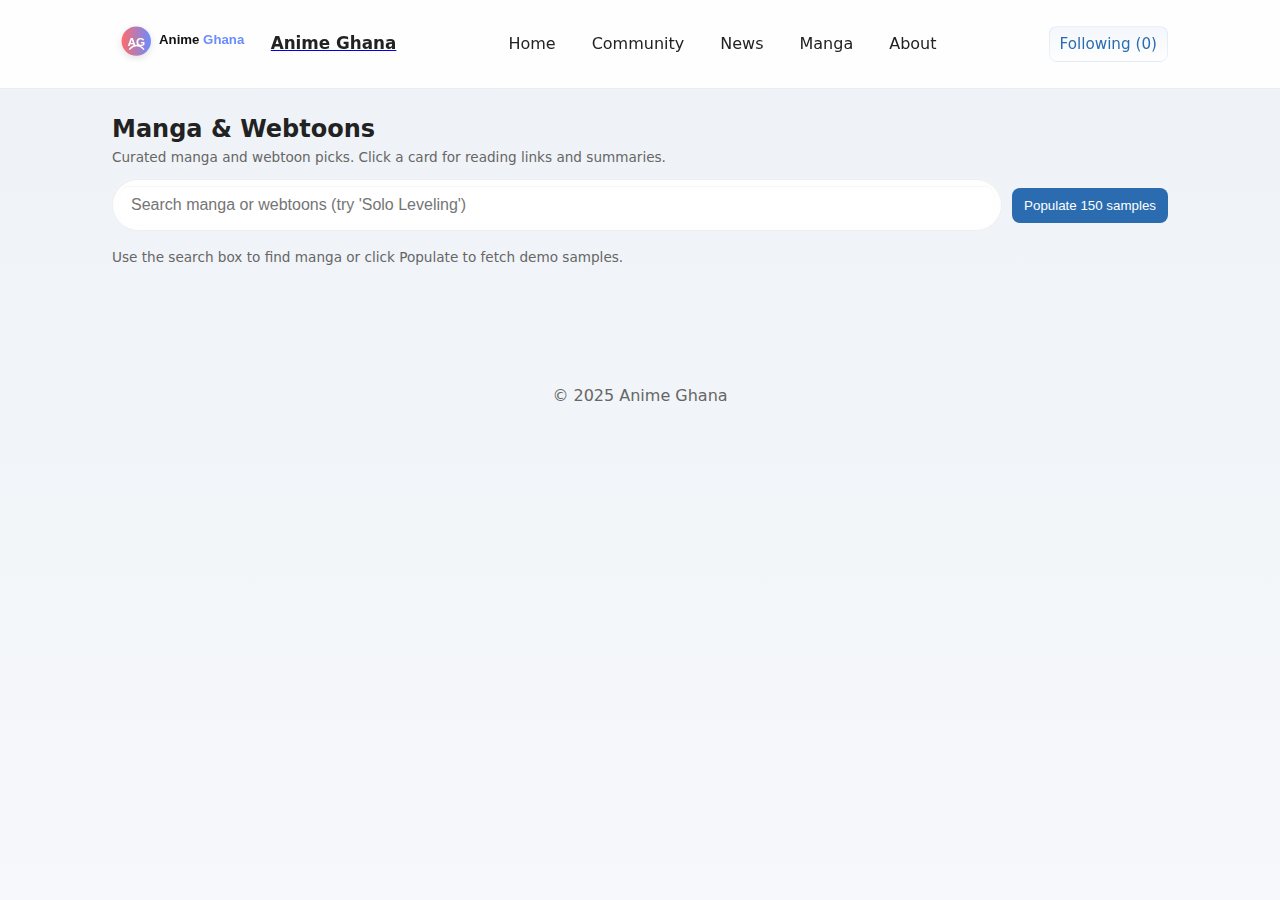
<file: anime_ghana/manga.html>
<!DOCTYPE html>
<html lang="en">
<head>
  <meta charset="utf-8">
  <meta name="viewport" content="width=device-width,initial-scale=1">
  <title>Manga — Anime Ghana</title>
  <link rel="stylesheet" href="style.css">
</head>
<body>
  <header class="site-header">
    <div class="container">
      <a class="logo" href="index.html">
        <img src="assets/logo.svg" alt="Anime Ghana logo">
        <span class="site-title">Anime Ghana</span>
      </a>
      <nav>
        <ul class="nav">
          <li><a href="index.html">Home</a></li>
          <li><a href="community.html">Community</a></li>
          <li><a href="news.html">News</a></li>
          <li><a href="manga.html">Manga</a></li>
          <li><a href="about.html">About</a></li>
        </ul>
      </nav>
      <div class="header-utilities">
        <a id="following-link" class="following-link" href="community.html?view=following">Following (<span id="following-count">0</span>)</a>
        <a id="notif-link" class="following-link" href="moderation.html" style="display:none">🔔 <span id="notif-count">0</span></a>
      </div>
    </div>
  </header>
  <main class="container">
    <h2>Manga & Webtoons</h2>
    <p class="muted">Curated manga and webtoon picks. Click a card for reading links and summaries.</p>

    <div style="display:flex;gap:10px;align-items:center;margin-top:12px">
      <div class="search-form" style="flex:1">
        <input id="manga-search" placeholder="Search manga or webtoons (try 'Solo Leveling')" style="width:100%;border:0;outline:0;padding:10px;background:#fff;border-radius:8px;box-shadow:inset 0 1px 0 rgba(2,6,23,0.03)">
      </div>
      <button id="populate-samples" class="post-btn">Populate 150 samples</button>
    </div>

    <section style="margin-top:12px">
      <div id="manga-results" class="manga-grid" aria-live="polite"></div>
      <div id="manga-more" style="margin-top:12px;text-align:center"></div>
    </section>

    <script>
      (function(){
        const input = document.getElementById('manga-search');
        const results = document.getElementById('manga-results');
        const more = document.getElementById('manga-more');
        let controller = null; let page=1; let lastQ='';

        function renderItems(items){
          results.innerHTML = '';
          items.forEach(it=>{
            const card = document.createElement('article'); card.className='manga-card';
            const img = (it.images && (it.images.jpg?.image_url || it.images.webp?.image_url)) || it.img || '';
            card.innerHTML = `
              ${img? `<img src="${img}" alt="${it.title} cover">` : `<div style="height:200px;background:linear-gradient(90deg,#f3f6ff,#fff);display:flex;align-items:center;justify-content:center;color:#667;">No image</div>`}
              <div class="manga-body">
                <h4>${it.title}</h4>
                <p class="muted">${(it.synopsis||it.desc||'').slice(0,140)}</p>
                <div style="display:flex;gap:8px;margin-top:10px">
                  <a class="ext-btn" href="${it.url||it.link||'#'}" target="_blank" rel="noopener noreferrer">Read</a>
                  <button class="post-btn bookmark-btn" data-slug="${(it.mal_id||it.slug||'').toString()}">Save</button>
                </div>
              </div>
            `;
            results.appendChild(card);
          });
          results.querySelectorAll('.bookmark-btn').forEach(btn=>btn.addEventListener('click', e=>{
            const slug = e.currentTarget.dataset.slug;
            const arr = JSON.parse(localStorage.getItem('agh_manga_bookmarks')||'[]');
            const ix = arr.indexOf(slug);
            if(ix!==-1){ arr.splice(ix,1); e.currentTarget.textContent='Save' } else { arr.push(slug); e.currentTarget.textContent='Saved' }
            localStorage.setItem('agh_manga_bookmarks', JSON.stringify(arr));
          }));
        }

        async function search(q, p=1){
          if(!q) return results.innerHTML = '<p class="muted">Enter a search term above to find manga/webtoons.</p>';
          if(controller){ controller.abort(); }
          controller = new AbortController();
          lastQ = q; page = p;
          more.innerHTML = 'Searching...';
          try{
            const res = await fetch('https://api.jikan.moe/v4/manga?q='+encodeURIComponent(q)+'&limit=20&page='+p, {signal: controller.signal});
            if(!res.ok) throw new Error('Jikan: '+res.status);
            const json = await res.json();
            const items = (json.data||[]).map(d=>({ title: d.title, images: d.images, synopsis: d.synopsis, url: d.url, mal_id: d.mal_id }));
            renderItems(items);
            more.innerHTML = `<button id="more-btn" class="post-btn">Load more</button>`;
            document.getElementById('more-btn').addEventListener('click', ()=>search(q, page+1));
          }catch(err){ if(err.name!=='AbortError') results.innerHTML = '<p class="muted">Search failed: '+err.message+'</p>'; more.innerHTML=''; }
        }

        // debounce
        let t; input.addEventListener('input', (e)=>{ clearTimeout(t); t = setTimeout(()=>{ search(e.target.value.trim()); }, 350); });

        // populate 150 samples (requires confirmation)
        document.getElementById('populate-samples').addEventListener('click', async ()=>{
          if(!confirm('Populate 150 sample manga entries using the Jikan API? This will perform multiple network requests and store results locally for demo purposes.')) return;
          more.innerHTML = 'Populating 150 samples — please wait...';
          const collected = []; let pg=1; try{
            while(collected.length < 150 && pg < 40){
              const res = await fetch('https://api.jikan.moe/v4/top/manga?page='+pg+'&limit=25');
              if(!res.ok) break;
              const js = await res.json();
              (js.data||[]).forEach(d=>{ if(collected.length<150) collected.push({ title:d.title, images:d.images, synopsis:d.synopsis, url:d.url, mal_id:d.mal_id }); });
              pg++;
            }
            localStorage.setItem('agh_manga_samples', JSON.stringify(collected));
            renderItems(collected);
            more.innerHTML = 'Populated '+collected.length+' samples.';
          }catch(err){ more.innerHTML = 'Failed to populate samples: '+err.message }
        });

        // render existing samples if any
        const existing = JSON.parse(localStorage.getItem('agh_manga_samples')||'null');
        if(existing){ renderItems(existing); more.innerHTML = 'Loaded '+existing.length+' saved samples.'; }
        else results.innerHTML = '<p class="muted">Use the search box to find manga or click Populate to fetch demo samples.</p>';

      })();
    </script>
  </main>
  <footer class="site-footer"><div class="container"><p>&copy; 2025 Anime Ghana</p></div></footer>
    <script>
      // header following count updater (shared)
      (function(){
        function updateFollowingCount(){
          try{
            const follows = JSON.parse(localStorage.getItem('agh_follows')||'[]');
            document.querySelectorAll('#following-count').forEach(el=>el.textContent = follows.length);
          }catch(e){}
        }
        updateFollowingCount();
        window.addEventListener('storage', updateFollowingCount);
      })();
    </script>
</body>
</html>
</file>
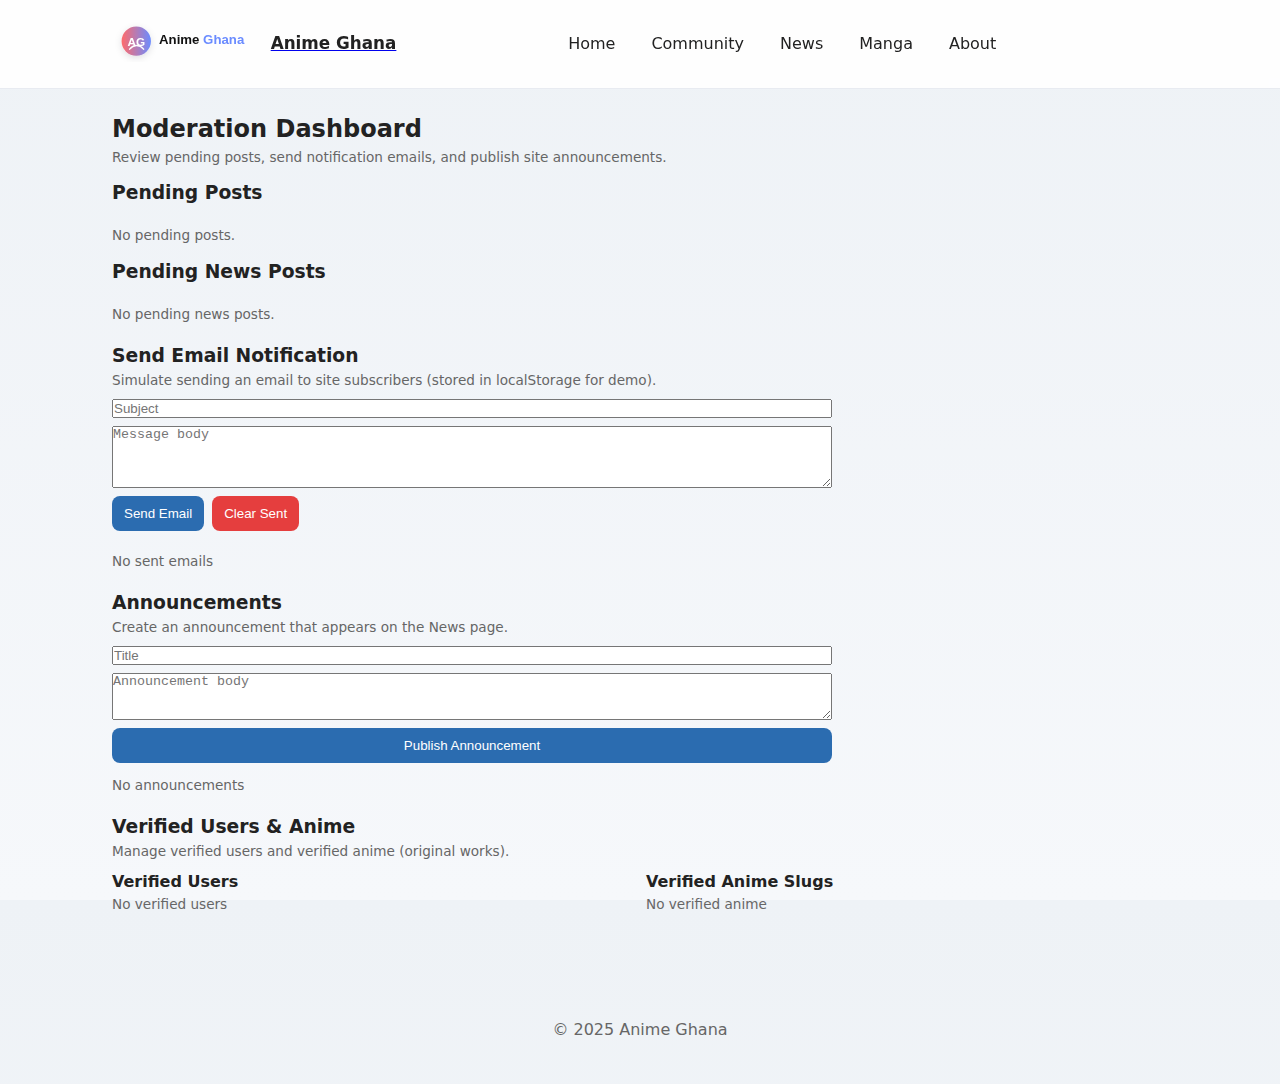
<file: anime_ghana/moderation.html>
<!DOCTYPE html>
<html lang="en">
<head>
  <meta charset="utf-8">
  <meta name="viewport" content="width=device-width,initial-scale=1">
  <title>Moderation Dashboard — Anime Ghana</title>
  <link rel="stylesheet" href="style.css">
</head>
<body>
  <header class="site-header">
    <div class="container">
      <a class="logo" href="index.html"><img src="assets/logo.svg" alt="Anime Ghana logo"><span class="site-title">Anime Ghana</span></a>
      <nav>
        <ul class="nav">
          <li><a href="index.html">Home</a></li>
          <li><a href="community.html">Community</a></li>
          <li><a href="news.html">News</a></li>
          <li><a href="manga.html">Manga</a></li>
          <li><a href="about.html">About</a></li>
        </ul>
      </nav>
      <div class="header-utilities">
        <a id="following-link" class="following-link" href="community.html?view=following" style="display:none">Following (<span id="following-count">0</span>)</a>
        <a id="notif-link" class="following-link" href="moderation.html" style="display:none">🔔 <span id="notif-count">0</span></a>
      </div>
    </div>
  </header>

  <main class="container">
    <h2>Moderation Dashboard</h2>
    <p class="muted">Review pending posts, send notification emails, and publish site announcements.</p>

    <section style="margin-top:12px">
      <h3>Pending Posts</h3>
      <div id="pending-list" class="posts-list"></div>
    </section>

    <section style="margin-top:12px">
      <h3>Pending News Posts</h3>
      <div id="pending-news-list" class="posts-list"></div>
    </section>

    <section style="margin-top:18px">
      <h3>Send Email Notification</h3>
      <p class="muted">Simulate sending an email to site subscribers (stored in localStorage for demo).</p>
      <div style="display:grid;gap:8px;max-width:720px;margin-top:8px">
        <input id="email-subject" placeholder="Subject">
        <textarea id="email-body" placeholder="Message body" rows="4"></textarea>
        <div style="display:flex;gap:8px">
          <button id="send-email" class="post-btn">Send Email</button>
          <button id="clear-emails" class="post-btn" style="background:#e53e3e">Clear Sent</button>
        </div>
        <div id="sent-list" style="margin-top:12px"></div>
      </div>
    </section>

    <section style="margin-top:18px">
      <h3>Announcements</h3>
      <p class="muted">Create an announcement that appears on the News page.</p>
      <div style="display:grid;gap:8px;max-width:720px;margin-top:8px">
        <input id="announce-title" placeholder="Title">
        <textarea id="announce-body" placeholder="Announcement body" rows="3"></textarea>
        <button id="publish-announcement" class="post-btn">Publish Announcement</button>
      </div>
      <div id="ann-list" style="margin-top:12px"></div>
    </section>
    <section style="margin-top:18px">
      <h3>Verified Users & Anime</h3>
      <p class="muted">Manage verified users and verified anime (original works).</p>
      <div style="display:flex;gap:12px;margin-top:8px">
        <div style="flex:1">
          <h4>Verified Users</h4>
          <div id="verified-users-list" class="muted"></div>
        </div>
        <div style="flex:1">
          <h4>Verified Anime Slugs</h4>
          <div id="verified-anime-list" class="muted"></div>
        </div>
      </div>
    </section>
  </main>

  <footer class="site-footer"><div class="container"><p>&copy; 2025 Anime Ghana</p></div></footer>

  <script>
    // Moderation dashboard logic
    (function(){
      const pendingEl = document.getElementById('pending-list');
      const notifCount = document.getElementById('notif-count');
      const notifLink = document.getElementById('notif-link');

      function loadPosts(){ try{return JSON.parse(localStorage.getItem('agh_posts')||'[]')}catch(e){return[]} }
      function savePosts(a){ localStorage.setItem('agh_posts', JSON.stringify(a)) }

      function loadSent(){ try{return JSON.parse(localStorage.getItem('agh_sent_emails')||'[]')}catch(e){return[]} }
      function saveSent(a){ localStorage.setItem('agh_sent_emails', JSON.stringify(a)) }

      function renderPending(){
        const posts = loadPosts().filter(p=>p.status === 'pending');
        pendingEl.innerHTML = '';
        if(posts.length===0) pendingEl.innerHTML = '<p class="muted">No pending posts.</p>';
        posts.forEach(p=>{
          const card = document.createElement('article'); card.className='post-card';
          card.innerHTML = `
            ${p.image? `<img src="${p.image}" alt="post image">` : ''}
            <div class="card-body"><h4>${p.title}</h4><p class="muted">by ${p.author}</p><p>${p.content}</p>
            <div style="display:flex;gap:8px;margin-top:8px">
              <button class="post-btn" data-approve="${p.id}">Approve</button>
              <button class="post-btn" data-reject="${p.id}" style="background:#e53e3e">Reject</button>
            </div></div>`;
          pendingEl.appendChild(card);
        });
        // attach handlers
        pendingEl.querySelectorAll('[data-approve]').forEach(b=>b.addEventListener('click', e=>{
          const id = e.currentTarget.dataset.approve; const all = loadPosts(); const post = all.find(x=>x.id===id); if(!post) return; post.status='approved'; savePosts(all); renderPending(); updateNotif();
        }));
        pendingEl.querySelectorAll('[data-reject]').forEach(b=>b.addEventListener('click', e=>{
          const id = e.currentTarget.dataset.reject; const all = loadPosts(); const post = all.find(x=>x.id===id); if(!post) return; post.status='rejected'; savePosts(all); renderPending(); updateNotif();
        }));
      }

      function updateNotif(){ const n = loadPosts().filter(p=>p.status==='pending').length; notifCount.textContent = n; notifLink.style.display = n>0 ? 'inline-flex' : 'none'; }

      // email send
      document.getElementById('send-email').addEventListener('click', ()=>{
        const subj = document.getElementById('email-subject').value.trim();
        const body = document.getElementById('email-body').value.trim();
        if(!subj || !body) return alert('Please provide subject and message');
        const sent = loadSent(); sent.push({id:Date.now(),subject:subj,body,at:Date.now()}); saveSent(sent); renderSent(); alert('Email simulated and stored locally.');
      });
      document.getElementById('clear-emails').addEventListener('click', ()=>{ if(confirm('Clear sent emails?')){ localStorage.removeItem('agh_sent_emails'); renderSent(); } });
      function renderSent(){ const s = loadSent(); const el = document.getElementById('sent-list'); el.innerHTML = s.length? s.map(x=>`<div class="muted">${new Date(x.at).toLocaleString()} • <strong>${x.subject}</strong></div>`).join('') : '<p class="muted">No sent emails</p>'; }

      // announcements
      function loadAnnouncements(){ try{return JSON.parse(localStorage.getItem('agh_announcements')||'[]')}catch(e){return[]} }
      function saveAnnouncements(a){ localStorage.setItem('agh_announcements', JSON.stringify(a)) }
      document.getElementById('publish-announcement').addEventListener('click', ()=>{
        const t = document.getElementById('announce-title').value.trim(); const b = document.getElementById('announce-body').value.trim(); if(!t||!b) return alert('Provide title and body'); const arr = loadAnnouncements(); arr.unshift({id:Date.now(),title:t,body:b,at:Date.now(),author: (JSON.parse(localStorage.getItem('agh_user')||'null')||{name:'Admin'}).name}); saveAnnouncements(arr); renderAnnouncements(); alert('Announcement published');
      });
      function renderAnnouncements(){ const a = loadAnnouncements(); const el = document.getElementById('ann-list'); el.innerHTML = a.length? a.map(x=>`<div class="post-card"><div class="card-body"><h4>${x.title}</h4><p class="muted">by ${x.author} • ${new Date(x.at).toLocaleString()}</p><p>${x.body}</p></div></div>`).join('') : '<p class="muted">No announcements</p>'; }

      renderPending(); renderSent(); renderAnnouncements(); updateNotif();
      // keep updated when storage changes
      window.addEventListener('storage', ()=>{ renderPending(); renderSent(); renderAnnouncements(); updateNotif(); });
      // Pending news posts
      function loadNewsPosts(){ try{return JSON.parse(localStorage.getItem('agh_news_posts')||'[]')}catch(e){return[]} }
      function saveNewsPosts(a){ localStorage.setItem('agh_news_posts', JSON.stringify(a)) }
      function renderPendingNews(){ const list = document.getElementById('pending-news-list'); const posts = loadNewsPosts().filter(p=>p.status==='pending'); list.innerHTML=''; if(posts.length===0) list.innerHTML='<p class="muted">No pending news posts.</p>'; posts.forEach(p=>{ const card = document.createElement('article'); card.className='post-card'; card.innerHTML = `<div class="card-body"><h4>${p.title}</h4><p class="muted">by ${p.author}${p.anime? ' • tagged: '+p.anime : ''}</p><p>${p.body}</p><div style="display:flex;gap:8px;margin-top:8px"><button class="post-btn" data-approve-news="${p.id}">Approve</button><button class="post-btn" data-reject-news="${p.id}" style="background:#e53e3e">Reject</button></div></div>`; list.appendChild(card); });
        // handlers
        list.querySelectorAll('[data-approve-news]').forEach(b=>b.addEventListener('click', e=>{ const id = e.currentTarget.dataset.approveNews; const all = loadNewsPosts(); const post = all.find(x=>x.id===id); if(!post) return; post.status='approved'; saveNewsPosts(all); renderPendingNews(); }));
        list.querySelectorAll('[data-reject-news]').forEach(b=>b.addEventListener('click', e=>{ const id = e.currentTarget.dataset.rejectNews; const all = loadNewsPosts(); const post = all.find(x=>x.id===id); if(!post) return; post.status='rejected'; saveNewsPosts(all); renderPendingNews(); }));
      }
      // Verified lists
      function loadVerifiedUsers(){ try{return JSON.parse(localStorage.getItem('agh_verified_users')||'[]')}catch(e){return[]} }
      function loadVerifiedAnime(){ try{return JSON.parse(localStorage.getItem('agh_verified_anime')||'[]')}catch(e){return[]} }
      function renderVerifiedLists(){ const vu = loadVerifiedUsers(); const va = loadVerifiedAnime(); document.getElementById('verified-users-list').innerHTML = vu.length? vu.map(u=>`<div style="display:flex;align-items:center;justify-content:space-between;gap:8px"><span>${u}</span><button class=\"post-btn\" data-unverify-user=\"${u}\">Unverify</button></div>`).join('') : '<p class="muted">No verified users</p>'; document.getElementById('verified-anime-list').innerHTML = va.length? va.map(a=>`<div style="display:flex;align-items:center;justify-content:space-between;gap:8px"><span>${a}</span><button class=\"post-btn\" data-unverify-anime=\"${a}\">Unverify</button></div>`).join('') : '<p class="muted">No verified anime</p>';
        // bind
        document.querySelectorAll('[data-unverify-user]').forEach(b=>b.addEventListener('click', e=>{ const u = e.currentTarget.dataset.unverifyUser; const list = loadVerifiedUsers(); const idx = list.indexOf(u); if(idx!==-1){ list.splice(idx,1); localStorage.setItem('agh_verified_users', JSON.stringify(list)); renderVerifiedLists(); } }));
        document.querySelectorAll('[data-unverify-anime]').forEach(b=>b.addEventListener('click', e=>{ const s = e.currentTarget.dataset.unverifyAnime; const list = loadVerifiedAnime(); const idx = list.indexOf(s); if(idx!==-1){ list.splice(idx,1); localStorage.setItem('agh_verified_anime', JSON.stringify(list)); renderVerifiedLists(); } }));
      }
      // run extra renders
      renderPendingNews(); renderVerifiedLists();

      // refresh when storage changes
      window.addEventListener('storage', ()=>{ renderPendingNews(); renderVerifiedLists(); });
      // include notify updater for badge
      try{ const s = document.createElement('script'); s.src='assets/notify.js'; document.body.appendChild(s); }catch(e){}
    })();
  </script>
</body>
</html>
</file>
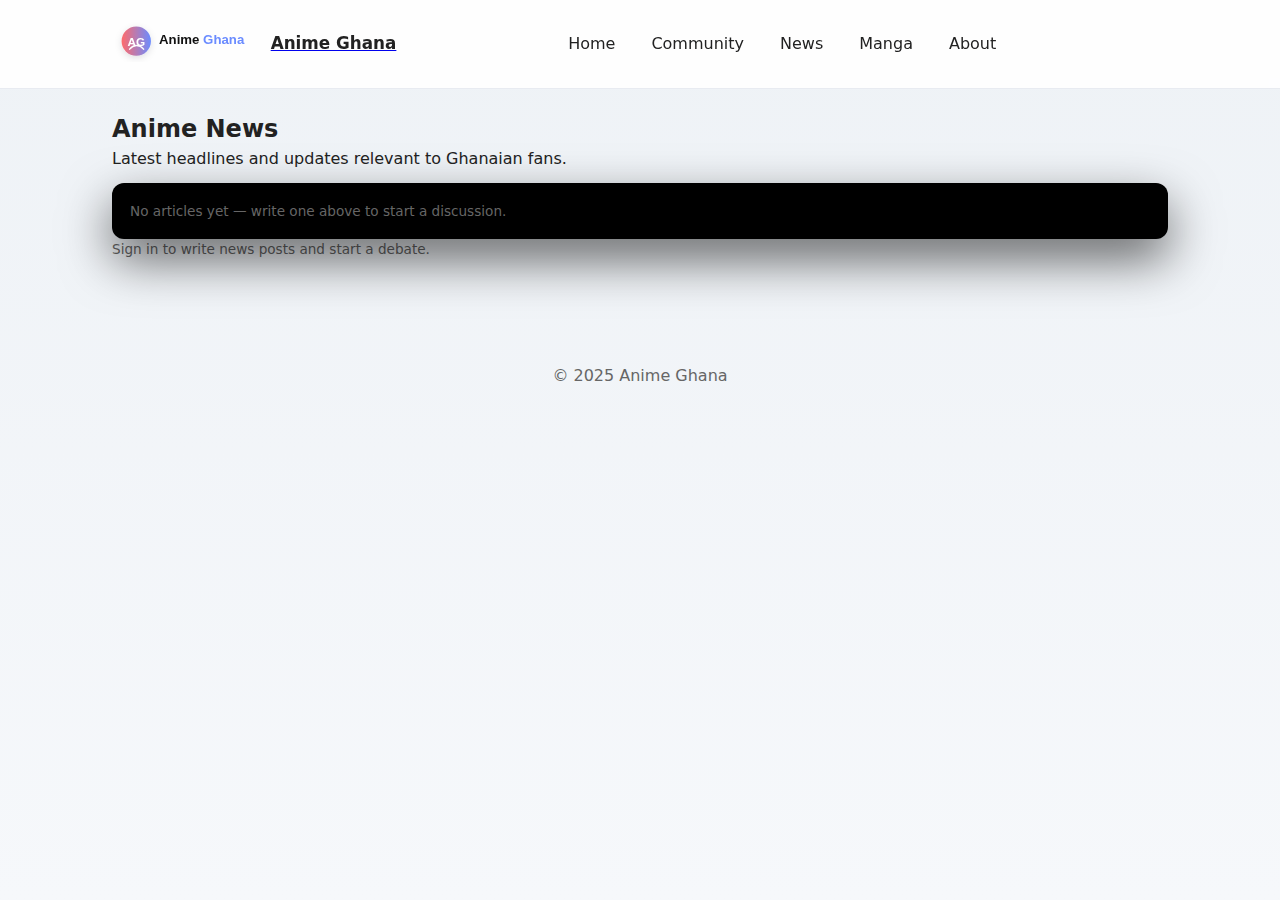
<file: anime_ghana/news.html>
<!DOCTYPE html>
<html lang="en">
<head>
  <meta charset="utf-8">
  <meta name="viewport" content="width=device-width,initial-scale=1">
  <title>News — Anime Ghana</title>
  <link rel="stylesheet" href="style.css">
</head>
<body>
  <header class="site-header">
    <div class="container">
      <a class="logo" href="index.html">
        <img src="assets/logo.svg" alt="Anime Ghana logo">
        <span class="site-title">Anime Ghana</span>
      </a>
      <nav>
        <ul class="nav">
          <li><a href="index.html">Home</a></li>
          <li><a href="community.html">Community</a></li>
    <script src="assets/notify.js"></script>
          <li><a href="news.html">News</a></li>
          <li><a href="manga.html">Manga</a></li>
          <li><a href="about.html">About</a></li>
        </ul>
      </nav>
      <div class="header-utilities">
        <a id="following-link" class="following-link" href="community.html?view=following" style="display:none">Following (<span id="following-count">0</span>)</a>
        <a id="notif-link" class="following-link" href="moderation.html" style="display:none">🔔 <span id="notif-count">0</span></a>
      </div>
    </div>
  </header>
  <main class="container">
    <h2 id="page-title">Anime News</h2>
    <p id="page-desc">Latest headlines and updates relevant to Ghanaian fans.</p>

    <div id="news-list" class="news-main">
      <!-- JS will populate anime-specific or general news here -->
    </div>
    
    <script>
      // Small client-side news renderer. It uses the `anime` query param.
      (function(){
        const dataset = {
          'one-piece': {
            title: 'One Piece',
            desc: 'All things Straw Hat — episodes, scans, and local meetups.',
            news: [
              {h: 'New episode airs this weekend', p: 'Catch the latest adventures as the crew pushes toward the New World.'},
              {h: 'Community watch party in Accra', p: 'Join fellow fans for a screening and discussion.'}
            ]
          },
          'attack-on-titan': {
            title: 'Attack On Titan',
            desc: 'Updates, theory discussions, and episode breakdowns.',
            news: [
              {h: 'Season finale reactions', p: 'Fans discuss the latest twists and implications.'},
              {h: 'Manga reprint announced', p: 'Collectors can expect new volumes in stores soon.'}
            ]
          },
          'naruto': {
            title: 'Naruto',
            desc: 'Nostalgia, spin-offs and community cosplay highlights.',
            news: [
              {h: 'Cosplay feature: Leaf Village', p: 'Local cosplayers recreate iconic Hokage looks.'},
              {h: 'Top 10 Naruto moments', p: 'A countdown of the most memorable scenes.'}
            ]
          },
          'hxh': {
            title: 'Hunter x Hunter',
            desc: 'Deep dives into Nen and character arcs.',
            news: [
              {h: 'Fan analysis: The Chimera Ant arc', p: 'A longform look at one of the series’ most praised arcs.'},
              {h: 'Community watch: Strategy night', p: 'Join others to debate the latest theories.'}
            ]
          }
          ,
          'bleach': {
            title: 'Bleach',
            desc: 'Soul Society updates, character spotlights and manga news.',
            news: [
              {h: 'Anniversary celebration', p: 'Fans mark key moments from Ichigo’s journey.'},
              {h: 'New merch release', p: 'Collectible figures and posters arriving in stores.'}
            ],
            links: [
              {label: 'Watch on Crunchyroll', url: 'https://www.crunchyroll.com/series/GR8R8Y1ZV/bleach'},
              {label: 'Read on MangaPlus', url: 'https://mangaplus.shueisha.co.jp/'}
            ]
          },
          'dragon-ball': {
            title: 'Dragon Ball',
            desc: 'From Dragon Ball to Super — tournaments, power-ups, and community highlights.',
            news: [
              {h: 'Tournament recap', p: 'Fans debate the biggest clashes from the latest arc.'},
              {h: 'Classic episode marathon', p: 'Local screenings of original Dragon Ball episodes.'}
            ],
            links: [
              {label: 'Watch on Crunchyroll', url: 'https://www.crunchyroll.com/dragon-ball'},
              {label: 'Official site', url: 'https://www.dragonball.com/'}
            ]
          },
          'cowboy-bebop': {
            title: 'Cowboy Bebop',
            desc: 'Neo-noir space western discussions, music breakdowns and reviews.',
            news: [
              {h: 'Soundtrack spotlight', p: 'A closer look at Yoko Kanno’s unforgettable score.'},
              {h: 'Collector’s editions', p: 'New Blu-ray releases and limited box sets.'}
            ],
            links: [
              {label: 'Watch on Hulu', url: 'https://www.hulu.com/series/cowboy-bebop'},
              {label: 'Wikipedia', url: 'https://en.wikipedia.org/wiki/Cowboy_Bebop'}
            ]
          },
          'gachiakuta': {
            title: 'Gachiakuta',
            desc: 'Featured entry — placeholder; replace with real series name if needed.',
            news: [
              {h: 'Feature spotlight', p: 'Community highlights and fan art.'}
            ],
            links: [
              {label: 'Search web', url: 'https://www.google.com/search?q=gachiakuta'}
            ]
          }
          ,
          'jujutsu-kaisen': {
            title: 'Jujutsu Kaisen',
            desc: 'High-energy supernatural shonen known for its fluid fights and strong characters.',
            news: [
              {h: 'New season discussions', p: 'Community reacts to the latest episodes and fight choreography.'},
              {h: 'Cosplay spotlight', p: 'Local cosplayers bring out Gojo and Yuji looks at recent events.'}
            ],
            links: [
              {label: 'Search on Crunchyroll', url: 'https://www.crunchyroll.com/search?from=search&q=jujutsu%20kaisen'},
              {label: 'MyAnimeList', url: 'https://myanimelist.net/anime/40748/Jujutsu_Kaisen'}
            ]
          },
          'solo-leveling': {
            title: 'Solo Leveling',
            desc: 'Action-heavy adaptation of the popular webnovel/manhwa; trending in international fan communities.',
            news: [
              {h: 'Fan art and AMVs trending', p: 'New fan works inspired by the series are circulating widely.'},
              {h: 'Merch round-up', p: 'Collectible releases and preorder windows announced by vendors.'}
            ],
            links: [
              {label: 'Search web', url: 'https://www.google.com/search?q=solo+leveling+watch'},
              {label: 'Webtoon / Official', url: 'https://www.webtoons.com/'}
            ]
          }
        };

        const params = new URLSearchParams(location.search);
        const slug = params.get('anime');
        const searchQ = (params.get('search') || '').trim();
        const list = document.getElementById('news-list');
        const pageTitle = document.getElementById('page-title');
        const pageDesc = document.getElementById('page-desc');

        function matchesQuery(text){
          return text.toLowerCase().indexOf(searchQ) !== -1;
        }

        function renderGeneral(){
          pageTitle.textContent = 'Anime News';
          pageDesc.textContent = 'Latest headlines and updates relevant to Ghanaian fans.';
          list.innerHTML = '';
          // Trending shortcut to Crunchyroll
          const trendingWrap = document.createElement('div');
          trendingWrap.style.marginBottom = '12px';
          trendingWrap.innerHTML = `<p><strong>Trending on Crunchyroll:</strong> <a class="ext-btn" href="https://www.crunchyroll.com/videos/anime" target="_blank" rel="noopener noreferrer">See trending anime on Crunchyroll</a></p>`;
          list.appendChild(trendingWrap);
          // render top-150 section (will load from cache or fetch in background)
          try{ renderTopAnimeSection(list, trendingWrap); }catch(e){ console.warn('top-anime render failed', e); }
          Object.keys(dataset).forEach(k=>{
            const item = dataset[k];
            if(searchQ){
              // filter by title, desc or news text
              const combined = (item.title + ' ' + item.desc + ' ' + item.news.map(n=>n.h+' '+n.p).join(' ')).toLowerCase();
              if(!combined.includes(searchQ)) return;
            }
            const el = document.createElement('article');
            el.className = 'news-item';
            el.innerHTML = `<h3><a href="news.html?anime=${k}">${item.title}</a></h3><p>${item.desc}</p>`;
            list.appendChild(el);
          });
          if(searchQ && list.children.length===0){
            list.innerHTML = '<p>No results found for "'+searchQ+'". Try searching for one-piece, naruto, or hxh.</p>';
          }
          // Render auto-generated trending posts (from community.js generator)
          try{
            const auto = JSON.parse(localStorage.getItem('agh_autonews')||'[]');
            if(auto && auto.length){
              const wrap = document.createElement('div'); wrap.className = 'news-auto-trending'; wrap.innerHTML = '<h3>Trending Now</h3>';
              auto.slice(0,6).forEach(a=>{ const el = document.createElement('article'); el.className='news-item'; el.innerHTML = `<h4>${a.title}</h4><p class="muted">Source • ${new Date(a.at).toLocaleString()}</p><p>${a.body}</p>`; wrap.appendChild(el); });
              list.insertBefore(wrap, list.firstChild);
            }
          }catch(e){/* ignore */}
        }

        /* Top-150 anime: fetch once and store as a local constant in localStorage
           - Stored under 'agh_top150_anime' as an array of {mal_id,title,image,url,synopsis}
           - Rendered into a black background section with cards. */
        function slugifyTitle(t){ return (t||'').toLowerCase().replace(/[^ -]/g,'').replace(/[^a-z0-9]+/g,'-').replace(/(^-|-$)/g,''); }

        async function ensureTop150(){
          try{
            const existing = JSON.parse(localStorage.getItem('agh_top150_anime')||'null');
            if(existing && Array.isArray(existing) && existing.length>=150) return existing;
          }catch(e){ /* fallthrough to fetch */ }
          // fetch top pages sequentially until we have ~150 items
          const out = [];
          for(let page=1; out.length < 150 && page <= 8; page++){
            try{
              const r = await fetch('https://api.jikan.moe/v4/top/anime?page='+page);
              if(!r.ok) { console.warn('Jikan top fetch failed', r.status); break; }
              const j = await r.json();
              (j.data||[]).forEach(it=>{
                if(out.length>=150) return;
                out.push({ mal_id: it.mal_id, title: it.title, image: it.images?.jpg?.image_url || it.images?.webp?.image_url || '', url: it.url || '', synopsis: it.synopsis || '' });
              });
              // small pause to be gentle on the API
              await new Promise(res=>setTimeout(res, 220));
            }catch(err){ console.warn('top fetch error', err); break; }
          }
          if(out.length) localStorage.setItem('agh_top150_anime', JSON.stringify(out));
          return out;
        }

        function renderTopAnimeSection(listEl, afterNode){
          // create container slot
          let section = document.getElementById('top-anime');
          if(!section){
            section = document.createElement('section');
            section.id = 'top-anime';
            section.className = 'top-anime-section';
            section.innerHTML = `<div class="top-anime-inner"><h3>Top 150 Anime</h3><p class="muted">Curated list (cached locally) — click a card to view news for that show.</p><div class="top-anime-grid" aria-live="polite"></div><div style="text-align:center;margin-top:12px"><button class="btn" id="top-anime-toggle">Show more</button></div></div>`;
            if(afterNode && afterNode.parentNode) afterNode.parentNode.insertBefore(section, afterNode.nextSibling);
            else listEl.insertBefore(section, listEl.firstChild);
          }
          const grid = section.querySelector('.top-anime-grid');
          grid.innerHTML = '<div class="muted">Loading top anime (cached)...</div>';
          // read from cache first
          let cached = [];
          try{ cached = JSON.parse(localStorage.getItem('agh_top150_anime')||'[]'); }catch(e){ cached = []; }
          function renderCards(arr, limit){
            grid.innerHTML = '';
            const slice = (limit? arr.slice(0,limit): arr);
            slice.forEach(it=>{
              const a = document.createElement('a');
              a.className = 'top-anime-card';
              a.href = 'news.html?anime='+encodeURIComponent(slugifyTitle(it.title));
              a.innerHTML = `
                <div class="thumb"><img src="${it.image||''}" alt="${it.title} poster" loading="lazy"></div>
                <div class="top-card-body"><h4>${it.title}</h4><p>${(it.synopsis||'').slice(0,140)}${(it.synopsis && it.synopsis.length>140)?'...':''}</p></div>
              `;
              grid.appendChild(a);
            });
          }
          // if we have cached items, render initial subset
          if(cached && cached.length){ renderCards(cached, 12); }
          // wire toggle to expand to show many
          const toggle = section.querySelector('#top-anime-toggle');
          let expanded = false;
          toggle.addEventListener('click', async ()=>{
            if(!expanded){
              // if we don't have many cached, ensure fetch
              let data = cached;
              if(!data || data.length < 150){ data = await ensureTop150(); cached = data || cached; }
              renderCards(cached, 150);
              toggle.textContent = 'Show less';
              expanded = true;
            } else {
              renderCards(cached, 12);
              toggle.textContent = 'Show more';
              expanded = false;
            }
          });
          // background fetch to populate cache if empty
          if(!cached || cached.length < 150){
            ensureTop150().then(res=>{ cached = res||cached; renderCards(cached, 12); }).catch(()=>{});
          }
        }

        function renderAnime(slug){
          const data = dataset[slug];
          if(!data){ renderGeneral(); return; }
          pageTitle.textContent = data.title + ' — News';
          pageDesc.textContent = data.desc;
          list.innerHTML = '';

          // Local image map: prefer user-provided images when available
          const localImages = {
            'one-piece': 'one-piece.jpg',
            'attack-on-titan': 'poster de attack On Titan.jpg',
            'naruto': 'download.jpg',
            'hxh': 'My Anime For Life.jpg',
            'bleach': 'bleach.jpg',
            'dragon-ball': 'Dragonball Z.jpg',
            'cowboy-bebop': 'anime.png',
            'gachiakuta': 'gachaiakuta.jpg',
            'jujutsu-kaisen': 'jujutsu kaisen.jpg',
            'solo-leveling': 'solo leveling.jpg'
          };

          const imgFile = localImages[slug];
          if(imgFile){
            const banner = document.createElement('div');
            banner.innerHTML = `<img src="${imgFile}" alt="${data.title} poster" style="width:100%;max-height:420px;object-fit:cover;border-radius:10px;margin-bottom:12px">`;
            list.appendChild(banner);
          }

          // Likes storage helpers (keyed by slug::index)
          function loadLikes(){ try{return JSON.parse(localStorage.getItem('agh_likes')||'{}')}catch(e){return{}} }
          function saveLikes(o){ localStorage.setItem('agh_likes', JSON.stringify(o)) }
          function loadUserLikes(){ try{ const u = JSON.parse(localStorage.getItem('agh_user')||'null'); if(u){ const id = u.provider+':'+(u.name||u.provider); return JSON.parse(localStorage.getItem('agh_user_likes_'+id)||'[]') } return JSON.parse(localStorage.getItem('agh_user_likes')||'[]') }catch(e){return[]} }
          function saveUserLikes(a){ try{ const u = JSON.parse(localStorage.getItem('agh_user')||'null'); if(u){ const id = u.provider+':'+(u.name||u.provider); localStorage.setItem('agh_user_likes_'+id, JSON.stringify(a)); return } localStorage.setItem('agh_user_likes', JSON.stringify(a)); }catch(e){ } }

          data.news.forEach((n,i)=>{
            const key = slug+'::'+i;
            const likes = loadLikes();
            const userLikes = loadUserLikes();
            const count = likes[key]||0;
            const liked = userLikes.indexOf(key)!==-1;

            const el = document.createElement('article');
            el.className = 'news-item';
            el.innerHTML = `<div style="display:flex;justify-content:space-between;align-items:center"><h3>${n.h}</h3><button class="like-btn ${liked? 'liked':''}" data-key="${key}">❤ ${count}</button></div><p>${n.p}</p>`;
            list.appendChild(el);
          });
          // external links (watch/read) if provided
          if(data.links && data.links.length){
            const wrap = document.createElement('div');
            wrap.className = 'external-links';
            data.links.forEach(l=>{
              const a = document.createElement('a');
              a.className = 'ext-btn';
              a.href = l.url;
              a.target = '_blank';
              a.rel = 'noopener noreferrer';
              a.textContent = l.label;
              wrap.appendChild(a);
            });
            list.appendChild(wrap);
          }
          // small back link
          const back = document.createElement('p');
          back.innerHTML = `<a href="index.html">&larr; Back to Home</a>`;
          list.appendChild(back);
          // attach like handlers
          document.querySelectorAll('.like-btn').forEach(b=>b.addEventListener('click', e=>{
            const key = e.currentTarget.dataset.key;
            const likes = loadLikes();
            const userLikes = loadUserLikes();
            const idx = userLikes.indexOf(key);
            if(idx !== -1){
              // remove like
              userLikes.splice(idx,1);
              likes[key] = Math.max(0,(likes[key]||1)-1);
            } else {
              userLikes.push(key);
              likes[key] = (likes[key]||0)+1;
            }
            saveLikes(likes); saveUserLikes(userLikes);
            // update button UI
            const btn = document.querySelector(`.like-btn[data-key="${key}"]`);
            if(btn){ btn.textContent = '❤ '+(likes[key]||0); btn.classList.toggle('liked', userLikes.indexOf(key)!==-1); }
            // keep likes per-user private: store user-specific liked keys under 'agh_user_likes_<userid>' and keep global counts in 'agh_likes'
            try{
              const u = JSON.parse(localStorage.getItem('agh_user')||'null');
              if(u){
                const uid = u.provider+':'+(u.name||u.provider);
                localStorage.setItem('agh_user_likes_'+uid, JSON.stringify(userLikes));
              } else {
                localStorage.setItem('agh_user_likes', JSON.stringify(userLikes));
              }
            }catch(e){}
          }));
        }

        // If there's a search query, first try Jikan API (MyAnimeList) to show image + description
        async function renderSearch(q){
          pageTitle.textContent = 'Search: '+q;
          pageDesc.textContent = 'Results from MyAnimeList (via Jikan).';
          list.innerHTML = '';
          const container = document.createElement('div');
          container.className = 'jikan-results';
          list.appendChild(container);

          try{
            const res = await fetch('https://api.jikan.moe/v4/anime?q='+encodeURIComponent(q)+'&limit=6');
            if(!res.ok) throw new Error('Jikan error: '+res.status);
            const json = await res.json();
            const results = json.data || [];
            if(results.length===0){
              list.innerHTML = `<p>No results found for "${q}" via Jikan. Try a different term.</p>`;
              return;
            }
            results.forEach(item=>{
              const card = document.createElement('article');
              card.className = 'jikan-card';
              const img = (item.images && (item.images.jpg?.image_url || item.images.webp?.image_url)) || '';
              card.innerHTML = `
                ${img? `<img src="${img}" alt="${item.title} poster">` : ''}
                <div class="body">
                  <h4>${item.title}</h4>
                  <p>${(item.synopsis||'No description available.').replace(/\n/g,' ')} </p>
                  <a class="more" href="${item.url}" target="_blank" rel="noopener noreferrer">View on MyAnimeList</a>
                </div>
              `;
              container.appendChild(card);
            });
            // also include site announcements at top
            const ann = (function(){ try{return JSON.parse(localStorage.getItem('agh_announcements')||'[]')}catch(e){return[]} })();
            if(ann && ann.length){
              const wrap = document.createElement('div'); wrap.style.marginTop='14px'; wrap.innerHTML = `<h3>Announcements</h3>`;
              ann.slice(0,5).forEach(a=>{ const el = document.createElement('article'); el.className='news-item'; el.innerHTML = `<h4>${a.title}</h4><p class="muted">${a.author} • ${new Date(a.at).toLocaleString()}</p><p>${a.body}</p>`; wrap.appendChild(el); });
              list.insertBefore(wrap, container);
            }
          }catch(err){
            console.error(err);
            list.innerHTML = `<p>Unable to fetch results from Jikan: ${err.message}. Showing local matches instead.</p>`;
            renderGeneral();
          }
        }

        if(searchQ){
          // if user provided a search, use Jikan to fetch and display results
          renderSearch(searchQ);
        } else if(slug){
          renderAnime(slug);
        } else { 
          renderGeneral();
          // show announcements at top of general list
          const anns = (function(){ try{return JSON.parse(localStorage.getItem('agh_announcements')||'[]')}catch(e){return[]} })();
          if(anns && anns.length){
            const wrapper = document.createElement('div'); wrapper.className = 'announcements'; wrapper.innerHTML = '<h3>Announcements</h3>';
            anns.slice(0,5).forEach(a=>{ 
              const el = document.createElement('article'); 
              el.className = 'announcement-item news-item';
              el.innerHTML = `<h4>${a.title}</h4><p class="muted">${a.author} • ${new Date(a.at).toLocaleString()}</p><p>${a.body}</p>`;
              wrapper.appendChild(el);
            });
            const listEl = document.getElementById('news-list'); if(listEl) listEl.insertBefore(wrapper, listEl.firstChild);
          }
        }
      })();
    </script>

    <!-- News blog UI: post form, comments/debate, and verification controls -->
    <div id="news-post-area"></div>
    <script>
      (function(){
        function safeParse(k){ try{ return JSON.parse(localStorage.getItem(k)||'null') }catch(e){ return null } }
        function save(k,v){ localStorage.setItem(k, JSON.stringify(v)); }
        function currentUser(){ try{ return JSON.parse(localStorage.getItem('agh_user')||'null') }catch(e){ return null } }
        function isModerator(){ return localStorage.getItem('agh_is_admin') === 'true' }

        function loadNewsPosts(){ return safeParse('agh_news_posts') || [] }
        function saveNewsPosts(a){ save('agh_news_posts', a) }

        function loadVerifiedUsers(){ return safeParse('agh_verified_users') || [] }
        function saveVerifiedUsers(a){ save('agh_verified_users', a) }
        function loadVerifiedAnime(){ return safeParse('agh_verified_anime') || [] }
        function saveVerifiedAnime(a){ save('agh_verified_anime', a) }

        function escapeHtml(s){ return String(s||'').replace(/[&<>"']/g, c=>({ '&':'&amp;','<':'&lt;','>':'&gt;','"':'&quot;',"'":"&#39;" }[c])); }

        // render post creation form for signed-in users
        function renderPostForm(){
          const area = document.getElementById('news-post-area'); if(!area) return;
          const user = currentUser();
          if(!user){ area.innerHTML = '<p class="muted">Sign in to write news posts and start a debate.</p>'; return; }
          area.innerHTML = `
            <form id="news-post-form" class="news-post-form">
              <label><strong>Create an article or blog post</strong></label>
              <input id="news-title" type="text" placeholder="Headline" required />
              <select id="news-anime"><option value="">— Tag an anime (optional) —</option></select>
              <select id="news-community"><option value="">— Post to community (optional) —</option></select>
              <textarea id="news-body" placeholder="Write your article or post..." required></textarea>
              <div style="display:flex;gap:8px;margin-top:8px"><button class="post-btn" type="submit">Publish</button><button class="post-btn" type="button" id="news-clear">Clear drafts</button></div>
            </form>
          `;
          // populate anime selector from cached top150
          try{
            const select = document.getElementById('news-anime');
            const top = safeParse('agh_top150_anime') || [];
            top.slice(0,200).forEach(it=>{ const opt = document.createElement('option'); opt.value = (it.title||''); opt.textContent = it.title; select.appendChild(opt); });
          }catch(e){ }
          // populate community selector from local communities
          try{
            const csel = document.getElementById('news-community');
            const comms = safeParse('agh_communities') || [];
            comms.forEach(c=>{ const opt = document.createElement('option'); opt.value = c.id; opt.textContent = c.title; csel.appendChild(opt); });
          }catch(e){}

          document.getElementById('news-post-form').addEventListener('submit', e=>{
            e.preventDefault();
            const title = document.getElementById('news-title').value.trim();
            const body = document.getElementById('news-body').value.trim();
            const anime = document.getElementById('news-anime').value.trim();
            const community = (document.getElementById('news-community')||{}).value || '';
            if(!title || !body) return;
            const posts = loadNewsPosts();
            const p = { id: String(Date.now())+'-'+Math.random().toString(36).slice(2,8), title, body, anime: anime||'', community: community||'', author: user.name, created: Date.now(), status: isModerator() ? 'approved' : 'pending' };
            posts.push(p); saveNewsPosts(posts);
            renderNewsPosts(); document.getElementById('news-post-form').reset();
          });
          document.getElementById('news-clear').addEventListener('click', ()=>{ if(confirm('Clear local news drafts?')){ document.getElementById('news-post-form').reset(); } });
        }

        // render posts and comments
        function renderNewsPosts(){
          const list = document.getElementById('news-list'); if(!list) return;
          const posts = loadNewsPosts().slice().reverse();
          const params = new URLSearchParams(location.search);
          const slug = params.get('anime');
          const user = currentUser();
          const verifiedUsers = loadVerifiedUsers();

          const visible = posts.filter(p=>{ if(p.status==='approved') return true; if(isModerator()) return true; if(user && user.name === p.author) return true; return false; });

          // remove any previously rendered post-list so we can re-append
          const existingAuto = list.querySelector('.news-posts-list'); if(existingAuto) existingAuto.remove();
          const container = document.createElement('div'); container.className = 'news-posts-list';
          if(visible.length===0){ container.innerHTML = '<p class="muted">No articles yet — write one above to start a discussion.</p>'; }
          visible.forEach(p=>{
            if(slug && p.anime && p.anime.toLowerCase().indexOf(slug.replace(/[-_]/g,' '))===-1) return; // filter when viewing anime
            const el = document.createElement('article'); el.className = 'news-item';
            const verified = verifiedUsers.indexOf(p.author)!==-1;
            el.innerHTML = `
              <div style="display:flex;justify-content:space-between;align-items:center">
                <div>
                  <div class="author-row"><strong>${escapeHtml(p.title)}</strong>${ verified? '<span class="verified-badge">VERIFIED</span>':'' }</div>
                  <div class="muted">by ${escapeHtml(p.author)} • ${new Date(p.created).toLocaleString()} ${p.anime? ' • tagged: '+escapeHtml(p.anime):''}</div>
                </div>
                <div>
                  ${ isModerator() ? `<button class="verify-btn" data-verify-user="${escapeHtml(p.author)}">${ verified? 'Unverify':'Verify' }</button>` : '' }
                  ${ p.status && p.status!=='approved' ? `<span class="muted" style="margin-left:8px">${p.status}</span>` : '' }
                </div>
              </div>
              <p style="margin-top:8px">${escapeHtml(p.body)}</p>
              <div style="display:flex;gap:8px;margin-top:8px"><button class="post-btn" data-comment-open="${p.id}">Comment</button><button class="post-btn" data-delete="${p.id}">Delete</button></div>
              <div id="news-comments-${p.id}" style="display:none;margin-top:8px"></div>
            `;
            container.appendChild(el);
          });

          list.appendChild(container);

          // bind verify user
          container.querySelectorAll('[data-verify-user]').forEach(b=>b.addEventListener('click', e=>{
            if(!isModerator()) return alert('Moderator only');
            const author = e.currentTarget.dataset.verifyUser;
            const listV = loadVerifiedUsers();
            const idx = listV.indexOf(author);
            if(idx===-1) { listV.push(author); saveVerifiedUsers(listV); }
            else { listV.splice(idx,1); saveVerifiedUsers(listV); }
            renderNewsPosts();
          }));

          // bind delete
          container.querySelectorAll('[data-delete]').forEach(b=>b.addEventListener('click', e=>{
            const id = e.currentTarget.dataset.delete; const all = loadNewsPosts(); const post = all.find(x=>x.id===id); if(!post) return;
            const user = currentUser(); if(!(isModerator() || (user && user.name===post.author))) return alert('Only author or moderator can delete');
            const filtered = all.filter(x=>x.id!==id); saveNewsPosts(filtered); renderNewsPosts();
          }));

          // comment toggle and rendering
          container.querySelectorAll('[data-comment-open]').forEach(b=>b.addEventListener('click', e=>{
            const id = e.currentTarget.dataset.commentOpen; const div = document.getElementById('news-comments-'+id); if(!div) return; const visible = div.style.display !== 'none'; div.style.display = visible? 'none':'block'; if(visible) return;
            const comments = safeParse('agh_news_comments_'+id) || [];
            div.innerHTML = '';
            const listC = document.createElement('div'); listC.style.display='grid'; listC.style.gap='8px';
            comments.forEach(c=>{ const el = document.createElement('div'); el.className='post-card'; el.innerHTML = `<div class="card-body"><div class="muted">${new Date(c.at).toLocaleString()} • ${escapeHtml(c.author)}</div><p>${escapeHtml(c.text)}</p></div>`; listC.appendChild(el); });
            div.appendChild(listC);
            const frm = document.createElement('div'); frm.innerHTML = `<textarea id="news-comment-input-${id}" placeholder="Write a comment" style="width:100%;min-height:60px"></textarea><div style="display:flex;gap:8px;margin-top:6px"><button class="post-btn" id="news-comment-send-${id}">Reply</button></div>`;
            div.appendChild(frm);
            document.getElementById('news-comment-send-'+id).addEventListener('click', ()=>{ const txt = document.getElementById('news-comment-input-'+id).value.trim(); if(!txt) return; const u = currentUser(); const c = { id: String(Date.now()), text: txt, at: Date.now(), author: u?u.name:'Anon' }; comments.push(c); save('agh_news_comments_'+id, comments); renderNewsPosts(); });
          }));
        }

        // when viewing an anime slug, show verify-anime control and badge
        function injectVerifyAnime(){
          const params = new URLSearchParams(location.search); const slug = params.get('anime'); if(!slug) return;
          const v = loadVerifiedAnime(); const isV = v.indexOf(slug)!==-1;
          const titleEl = document.getElementById('page-title'); if(!titleEl) return;
          // remove any existing badge/button to avoid duplicates
          titleEl.querySelectorAll('.verified-badge, .verify-btn').forEach(n=>n.remove());
          if(isV){ const b = document.createElement('span'); b.className='verified-badge'; b.textContent='ORIGINAL'; titleEl.appendChild(b); }
          if(isModerator()){
            const btn = document.createElement('button'); btn.className='verify-btn'; btn.style.marginLeft='8px'; btn.textContent = isV? 'Unverify Anime' : 'Verify Anime';
            btn.addEventListener('click', ()=>{
              const arr = loadVerifiedAnime(); const idx = arr.indexOf(slug);
              if(idx===-1){ arr.push(slug); saveVerifiedAnime(arr); btn.textContent='Unverify Anime'; }
              else { arr.splice(idx,1); saveVerifiedAnime(arr); btn.textContent='Verify Anime'; }
              injectVerifyAnime();
            });
            titleEl.appendChild(btn);
          }
        }

        // initialize
        renderPostForm(); renderNewsPosts(); injectVerifyAnime();
        window.AGNews = { renderNewsPosts, renderPostForm, injectVerifyAnime };
      })();
    </script>
  </main>
  <footer class="site-footer"><div class="container"><p>&copy; 2025 Anime Ghana</p></div></footer>
  <script>
    // header following count updater (shared)
    (function(){
      function updateFollowingCount(){
        try{
          const u = JSON.parse(localStorage.getItem('agh_user')||'null');
          if(!u){ document.querySelectorAll('#following-count').forEach(el=>el.textContent = 0); document.querySelectorAll('#following-link').forEach(el=>el.style.display='none'); return; }
          const id = u.provider+':'+(u.name||u.provider);
          const follows = JSON.parse(localStorage.getItem('agh_follows_'+id)||'[]');
          document.querySelectorAll('#following-count').forEach(el=>el.textContent = follows.length);
          document.querySelectorAll('#following-link').forEach(el=>el.style.display='inline-flex');
        }catch(e){}
      }
      updateFollowingCount();
      window.addEventListener('storage', updateFollowingCount);
    })();
  </script>
</body>
</html>
</file>
<file: anime_ghana/style.css>
/* Basic styling for Anime Ghana */
:root{--accent:#2b6cb0;--bg:#f6f8fb;--text:#222}
*{box-sizing:border-box;margin:0;padding:0}
html,body{height:100%}
body{background:linear-gradient(180deg,#f7fbff 0%, #f3f6fb 40%, #eef2f6 100%);}
/* subtle nicer font stack */
body{font-family:Inter,Segoe UI,system-ui,Arial,sans-serif;color:var(--text);line-height:1.5}
/* Full-page background image (put images/bg-anime.jpg in images/). */
/* Layered collage background using the project's images. */
body{font-family:Segoe UI,system-ui,Arial,sans-serif;color:var(--text);background:linear-gradient(180deg,#eef2f6 0%, #f6f8fb 100%);line-height:1.5}

/* Tip: hero already has an overlay (::before) to keep text readable over the collage. */
.container{max-width:1000px;margin:0 auto;padding:20px}
.site-header{background:rgba(255,255,255,0.9);border-bottom:1px solid rgba(230,233,239,0.9);backdrop-filter:blur(4px);position:relative;z-index:7000}
.site-header .container{display:flex;align-items:center;justify-content:space-between}
.logo{font-size:1.2rem;display:flex;align-items:center;gap:12px}
.logo img{height:44px;width:auto;display:block}
.logo .site-title{font-size:1.05rem;font-weight:700;color:var(--text)}
.sr-only{position:absolute;width:1px;height:1px;padding:0;margin:-1px;overflow:hidden;clip:rect(0,0,0,0);white-space:nowrap;border:0}
.nav{list-style:none;display:flex;gap:12px}
.nav a{text-decoration:none;color:var(--text);padding:12px}
/* Hero: centered content with slight dark overlay for readability */
.hero{min-height:72vh;display:flex;align-items:center;justify-content:center;text-align:center;padding:40px;margin:20px 0;position:relative;background-image:url("anime.png");background-size:cover;background-position:center;background-attachment:fixed;border-radius:10px;overflow:hidden}
.hero::before{content:"";position:absolute;inset:0;background:linear-gradient(180deg, rgba(0,0,0,0.45) 0%, rgba(0,0,0,0.45) 40%, rgba(0,0,0,0.25) 100%), radial-gradient(circle at 50% 20%, rgba(0,0,0,0.12), transparent 40%);z-index:0}
.hero-inner{position:relative;z-index:1;color:#fff;max-width:920px;padding:28px}
.hero-inner h2{font-size:2.1rem;margin-bottom:8px;text-shadow:0 6px 22px rgba(2,6,23,0.5)}
.hero-inner p{font-size:1.05rem;opacity:0.95;margin-bottom:16px}

/* Header search + auth */
.header-actions{display:flex;align-items:center;gap:12px}
.search-form{display:flex;align-items:center;background:rgba(255,255,255,0.9);border-radius:999px;padding:6px 8px;border:1px solid rgba(2,6,23,0.06)}
.search-form input{border:0;outline:0;font-size:1rem;padding:10px 12px;background:transparent;width:280px}
.search-form button{background:transparent;border:0;padding:8px;cursor:pointer;color:var(--accent)}
.search-form .icon{margin-right:6px}

.search-bar-wide{display:flex;align-items:center;gap:8px;background:#fff;border-radius:10px;padding:8px 10px;border:1px solid rgba(2,6,23,0.06);box-shadow:0 6px 20px rgba(2,6,23,0.04)}
.search-bar-wide input{width:100%;border:0;outline:0;padding:8px}
.auth-area{display:flex;align-items:center;gap:8px}
.auth-btn{background:var(--accent);color:#fff;padding:8px 12px;border-radius:6px;text-decoration:none;font-size:0.95rem;border:0;cursor:pointer}
.user-pill{display:inline-flex;align-items:center;gap:8px;padding:6px 10px;background:rgba(255,255,255,0.85);border-radius:999px;border:1px solid rgba(2,6,23,0.06)}
.user-avatar{width:28px;height:28px;border-radius:50%;background:#ddd;display:inline-block}

/* Modal for social sign-in */
.modal-backdrop{position:fixed;inset:0;background:rgba(2,6,23,0.5);display:none;align-items:center;justify-content:center;z-index:2000}
.modal{background:#fff;border-radius:10px;padding:20px;max-width:420px;width:94%;box-shadow:0 18px 50px rgba(2,6,23,0.35)}
.modal h3{margin-bottom:8px}
.social-list{display:flex;flex-direction:column;gap:10px;margin-top:12px}
.social-btn{display:flex;align-items:center;gap:10px;padding:10px;border-radius:8px;border:1px solid rgba(2,6,23,0.06);cursor:pointer}
.social-btn .icon{width:32px;height:32px;border-radius:6px;display:inline-block;flex:0 0 32px}
.social-btn .icon text{pointer-events:none}
.social-btn.google{background:linear-gradient(90deg,#fff,#fff);}
.social-btn.tiktok{background:linear-gradient(90deg,#000,#111);color:#fff}
.social-btn.instagram{background:linear-gradient(90deg,#f09433,#e6683c,#dc2743,#cc2366,#bc1888);color:#fff}
.social-btn.discord{background:linear-gradient(90deg,#5865F2,#4752C4);color:#fff}
.modal-close{background:transparent;border:0;color:#666;cursor:pointer}

/* Polished sign-in modal styles */
.modal.card{max-width:640px;padding:0;overflow:hidden;border-radius:12px}
.modal .modal-header{padding:20px 24px;border-bottom:1px solid rgba(2,6,23,0.06);display:flex;align-items:center;justify-content:space-between}
.modal .modal-header h3{margin:0;font-size:1.15rem}
.modal .modal-body{padding:22px 28px;background:linear-gradient(180deg,#fff,#fbfdff)}
.modal .modal-footer{padding:12px 22px;border-top:1px solid rgba(2,6,23,0.03);font-size:0.88rem;color:#666;background:#fafbfd;display:flex;align-items:center;justify-content:space-between}
.modal .modal-sub{font-size:0.95rem;color:#333;margin-top:6px}
.social-grid{display:grid;grid-template-columns:repeat(2,1fr);gap:16px;margin-top:16px}
.social-btn{padding:14px 16px;border-radius:12px;border:1px solid rgba(2,6,23,0.06);box-shadow:0 12px 36px rgba(2,6,23,0.08);transition:transform .12s ease,box-shadow .12s ease}
.social-btn:hover{transform:translateY(-4px);box-shadow:0 22px 50px rgba(2,6,23,0.12)}
.social-btn .icon{width:40px;height:40px;flex:0 0 40px;border-radius:8px;display:inline-flex;align-items:center;justify-content:center}
.social-btn span{font-weight:600}
.social-note{font-size:0.82rem;color:#666;margin-top:10px}
.modal .modal-avatar-preview{width:72px;height:72px;border-radius:50%;overflow:hidden;background:#eee;display:inline-block}

/* profile setup modal tweaks */
#profile-setup-modal .modal{max-width:520px;padding:0;border-radius:12px}
#profile-setup-modal .modal-body{padding:18px 22px}
#profile-setup-modal .modal .post-btn{padding:10px 12px;margin:0}

/* refined user-pill when signed in */
.user-pill{padding:8px 14px;border-radius:999px;background:linear-gradient(180deg,#fff,#fbfdff);border:1px solid rgba(2,6,23,0.04);box-shadow:0 10px 26px rgba(2,6,23,0.05)}
.user-avatar{width:48px;height:48px;border-radius:50%;background:#ddd;display:inline-flex;align-items:center;justify-content:center;font-weight:700;color:#555}

/* News assistant button */
.assistant-btn{background:linear-gradient(90deg,var(--accent),#1f78b4);color:#fff;padding:8px 12px;border-radius:8px;border:0;cursor:pointer;font-weight:600}
.assistant-btn:hover{transform:translateY(-2px)}

/* Profile setup form styles */
.profile-row{display:flex;gap:12px;align-items:flex-start}
.profile-left{flex:0 0 160px}
.profile-right{flex:1}
.avatar-drop{width:160px;height:160px;border-radius:14px;border:2px dashed rgba(2,6,23,0.06);display:flex;align-items:center;justify-content:center;background:#fff;cursor:pointer;overflow:hidden}
.avatar-drop.dragover{border-color:var(--accent);box-shadow:0 8px 22px rgba(43,108,176,0.06)}
.avatar-drop img{width:100%;height:100%;object-fit:cover;display:block}
.upload-cta{display:block;padding:8px 10px;border-radius:8px;background:linear-gradient(180deg,#fff,#fbfdff);border:1px solid rgba(2,6,23,0.06);cursor:pointer;margin-top:8px;text-align:center}
.field{display:block;margin-bottom:8px}
.field input[type="text"]{width:100%;padding:10px;border-radius:8px;border:1px solid rgba(2,6,23,0.06);font-size:1rem}
.field .hint{font-size:0.85rem;color:#666;margin-top:6px}
.validation-msg{font-size:0.9rem;color:#b33;margin-top:6px;display:none}
.validation-msg.ok{color:#1b7a3a;display:block}
.char-counter{font-size:0.82rem;color:#666;text-align:right}
.suggest-btn{background:transparent;border:1px dashed rgba(2,6,23,0.08);padding:6px 8px;border-radius:8px;cursor:pointer;font-size:0.92rem}
.remove-avatar{background:transparent;border:0;color:#c33;cursor:pointer;font-size:0.9rem;margin-top:8px}
.profile-actions{display:flex;gap:8px;justify-content:flex-end;margin-top:10px}
.profile-success{font-size:0.95rem;color:#1b7a3a;margin-top:10px;display:none}

/* Community posting UI */
.community-hero{background:linear-gradient(180deg,#fff,#fbfdff);padding:18px;border-radius:10px;margin:18px 0;box-shadow:0 8px 30px rgba(2,6,23,0.04)}
.post-form{display:grid;grid-template-columns:1fr;gap:10px;margin-top:12px}
.post-form input[type="text"], .post-form input[type="url"], .post-form textarea{width:100%;padding:10px;border:1px solid rgba(2,6,23,0.06);border-radius:8px;background:#fff}
.post-form textarea{min-height:100px;resize:vertical}
.post-form .row{display:flex;gap:8px}
.post-btn{background:var(--accent);color:#fff;padding:10px 12px;border-radius:8px;border:0;cursor:pointer}
.posts-list{display:grid;grid-template-columns:repeat(auto-fit,minmax(280px,1fr));gap:14px;margin-top:18px}
.post-card{background:#fff;border-radius:10px;overflow:hidden;box-shadow:0 10px 30px rgba(2,6,23,0.06);padding:12px}
.post-card img{width:100%;height:180px;object-fit:cover;border-radius:8px}
.post-card .meta{display:flex;align-items:center;justify-content:space-between;gap:8px;margin-top:8px}
.post-card h4{margin:6px 0}
.post-card p{color:#333}
.muted{color:#666;font-size:0.85rem}
.follow-btn{background:transparent;border:1px solid rgba(2,6,23,0.08);padding:6px 8px;border-radius:8px;cursor:pointer;font-size:0.9rem}
.follow-btn.following{background:var(--accent);color:#fff;border-color:transparent}
.like-btn{background:transparent;border:1px solid rgba(2,6,23,0.06);padding:6px 10px;border-radius:8px;cursor:pointer}
.like-btn.liked{background:#ffeef0;border-color:#ff6b6b;color:#ff4d6d}

/* Manga cards and org list */
.manga-grid{display:grid;grid-template-columns:repeat(auto-fit,minmax(220px,1fr));gap:16px;margin-top:16px}
.manga-card{background:#fff;border-radius:10px;box-shadow:0 8px 30px rgba(2,6,23,0.06);overflow:hidden}
.manga-card img{width:100%;height:200px;object-fit:cover}
.manga-card .manga-body{padding:10px}
.org-list{display:grid;grid-template-columns:repeat(auto-fit,minmax(260px,1fr));gap:12px;margin-top:12px}
.org-card{background:#fff;padding:12px;border-radius:8px;box-shadow:0 6px 20px rgba(2,6,23,0.05)}

/* Header small utilities */
.header-utilities{display:flex;align-items:center;gap:12px}
.following-link{font-size:0.95rem;color:var(--accent);text-decoration:none;padding:6px 10px;border-radius:8px;border:1px solid rgba(43,108,176,0.08);background:linear-gradient(180deg,rgba(43,108,176,0.05),transparent)}

/* Card hover polish */
.anime-card:hover, .manga-card:hover, .post-card:hover, .jikan-card:hover{transform:translateY(-6px);box-shadow:0 18px 40px rgba(2,6,23,0.12)}

/* Fine tune hero */
.hero-inner h2{font-family:Inter, 'Segoe UI', sans-serif;font-weight:800}

/* Responsive container tweaks */
.container{max-width:1100px;margin:0 auto;padding:22px}

/* small responsive tweaks */
@media (max-width:700px){
	.search-form input{width:120px}
	.nav{display:none}
}

/* External/watch link buttons used on news pages */
.external-links{display:flex;flex-wrap:wrap;gap:10px;margin-top:12px}
.ext-btn{display:inline-flex;align-items:center;gap:8px;padding:8px 12px;border-radius:8px;background:#fff;border:1px solid rgba(2,6,23,0.06);text-decoration:none;color:var(--text);box-shadow:0 6px 18px rgba(2,6,23,0.06)}
.ext-btn:hover{transform:translateY(-3px);box-shadow:0 14px 30px rgba(2,6,23,0.08)}

/* Jikan search results styling */
.jikan-results{display:grid;grid-template-columns:repeat(auto-fit,minmax(260px,1fr));gap:16px;margin-top:18px}
.jikan-card{background:linear-gradient(180deg,#fff,#fbfdff);border-radius:10px;overflow:hidden;box-shadow:0 8px 30px rgba(2,6,23,0.06);display:flex;flex-direction:column}
.jikan-card img{width:100%;height:200px;object-fit:cover}
.jikan-card .body{padding:12px}
.jikan-card h4{margin:0 0 8px 0;font-size:1.05rem}
.jikan-card p{font-size:0.9rem;color:#333;line-height:1.3;max-height:6.5em;overflow:hidden}
.jikan-card a.more{display:inline-block;margin-top:8px;color:var(--accent);text-decoration:none}


/* Announcements block styling */
.announcements{ 
	margin: 1rem 0 1.5rem;
	padding: 0.8rem;
	border-radius: 10px;
	background: linear-gradient(180deg, rgba(255,255,255,0.02), rgba(255,255,255,0.01));
	border: 1px solid rgba(255,255,255,0.04);
	box-shadow: 0 6px 18px rgba(2,6,23,0.45);
}
.announcements > h3{
	margin: 0 0 0.6rem 0;
	font-size: 1.05rem;
	color: #ffd166;
	letter-spacing: 0.2px;
}
.announcement-item{
	padding: 0.75rem;
	margin: 0.45rem 0;
	border-radius: 8px;
	background: linear-gradient(180deg, rgba(255,255,255,0.01), rgba(255,255,255,0.00));
	border: 1px solid rgba(255,255,255,0.03);
	transition: transform .15s ease, box-shadow .15s ease;
}
.announcement-item:hover{ transform: translateY(-4px); box-shadow: 0 10px 30px rgba(2,6,23,0.5); }
.announcement-item h4{ margin: 0; font-size: 1rem; color: #fff; }
.announcement-item .muted{ margin-top: 0.25rem; color: #cfcfcf; font-size: 0.85rem; }
.announcement-item p{ margin: 0.45rem 0 0; color: #eaeaea; line-height: 1.35; }
.announcement-item small{ color: #bdbdbd }

/* Top-150 anime showcase (dark section with cards) */
.top-anime-section{background:#000;color:#fff;padding:18px;border-radius:12px;margin:18px 0;box-shadow:0 18px 40px rgba(2,6,23,0.5);border:1px solid rgba(255,255,255,0.04)}
.top-anime-section h3{color:#ffd166;margin:0 0 6px 0}
.top-anime-section .muted{color:#cfcfcf;margin-bottom:10px}
.top-anime-grid{display:grid;grid-template-columns:repeat(auto-fit,minmax(180px,1fr));gap:12px;margin-top:8px}
.top-anime-card{display:block;background:linear-gradient(180deg, rgba(255,255,255,0.02), rgba(255,255,255,0.01));border-radius:10px;overflow:hidden;text-decoration:none;color:inherit;border:1px solid rgba(255,255,255,0.04);box-shadow:0 8px 30px rgba(2,6,23,0.3);transform:translateY(0);transition:transform .18s ease,box-shadow .18s ease}
.top-anime-card:hover{transform:translateY(-6px);box-shadow:0 26px 60px rgba(2,6,23,0.6)}
.top-anime-card .thumb{height:160px;overflow:hidden;background:#111}
.top-anime-card .thumb img{width:100%;height:100%;object-fit:cover;display:block}
.top-anime-card .top-card-body{padding:10px}
.top-anime-card h4{font-size:0.98rem;margin:0 0 6px;color:#fff}
.top-anime-card p{font-size:0.82rem;color:#dcdcdc;margin:0}

/* Community list styles */
.community-list{display:grid;grid-template-columns:repeat(auto-fit,minmax(320px,1fr));gap:12px;margin-top:12px}
.community-card{background:linear-gradient(180deg,#fff,#fbfdff);border-radius:10px;padding:12px;box-shadow:0 10px 30px rgba(2,6,23,0.06);display:flex;justify-content:space-between;align-items:flex-start;gap:12px}
.community-card h4{margin:0 0 6px 0}
.community-card .muted{color:#666}
.community-card .community-actions{display:flex;flex-direction:column;gap:8px;align-items:flex-end}
.community-create{background:linear-gradient(180deg,#fff,#fbfdff);padding:12px;border-radius:10px;margin-bottom:12px}
.community-create input{width:100%;padding:8px;border-radius:8px;border:1px solid rgba(2,6,23,0.06);margin-top:8px}
.community-info{flex:1}

/* News main dark styling */
.news-main{background:#000;color:#fff;padding:18px;border-radius:12px;margin-top:12px;box-shadow:0 20px 50px rgba(0,0,0,0.6)}
.news-main .news-item{background:linear-gradient(180deg, rgba(255,255,255,0.02), rgba(255,255,255,0.01));padding:12px;border-radius:10px;margin-bottom:10px;border:1px solid rgba(255,255,255,0.04)}
.news-main .news-item h3, .news-main .news-item h4{color:#fff;margin:0 0 6px 0}
.news-main .news-item p{color:#ddd;margin:0}
.news-auto-trending{margin-bottom:12px}
.news-auto-trending h3{color:#ffd166}
.chat-log{max-height:260px;overflow:auto;border-radius:8px;padding:8px;background:rgba(255,255,255,0.02);margin-bottom:8px}
.chat-msg{padding:6px;border-bottom:1px dashed rgba(255,255,255,0.03);margin-bottom:6px}
.community-page .community-header h2{margin:0}
.community-page .community-header .community-meta{margin-top:6px}
.community-side textarea#community-chat-input{width:100%;min-height:60px;padding:8px;border-radius:8px;border:1px solid rgba(255,255,255,0.06);background:rgba(255,255,255,0.02);color:#fff}

/* News blog form and verification styles */
.news-post-form{background:linear-gradient(180deg,#0b0b0b,#000);padding:12px;border-radius:10px;margin-bottom:12px;border:1px solid rgba(255,255,255,0.04)}
.news-post-form input[type="text"], .news-post-form textarea, .news-post-form select{width:100%;padding:8px;border-radius:8px;border:1px solid rgba(255,255,255,0.06);background:rgba(255,255,255,0.02);color:#fff;margin-top:8px}
.news-post-form textarea{min-height:120px}
.verified-badge{display:inline-block;background:#ffd166;color:#000;padding:4px 8px;border-radius:999px;font-weight:700;font-size:0.8rem;margin-left:8px}
.verify-btn{background:transparent;border:1px solid rgba(255,255,255,0.08);color:#ffd166;padding:6px 8px;border-radius:8px;cursor:pointer}
.author-row{display:flex;align-items:center;gap:8px}


/* Autocomplete dropdown for header search */
.autocomplete{position:relative}
.autocomplete-list{position:absolute;left:0;right:0;top:100%;background:#fff;border-radius:8px;box-shadow:0 12px 30px rgba(2,6,23,0.12);max-height:340px;overflow:auto;margin-top:8px;z-index:9000;border:1px solid rgba(2,6,23,0.06)}
.autocomplete-item{display:flex;gap:10px;padding:8px 10px;align-items:center;cursor:pointer;border-bottom:1px solid rgba(2,6,23,0.03)}
.autocomplete-item:last-child{border-bottom:0}
.autocomplete-item:hover,.autocomplete-item[aria-selected="true"]{background:linear-gradient(90deg, rgba(43,108,176,0.04), rgba(43,108,176,0.02))}
.autocomplete-thumb{width:48px;height:48px;flex:0 0 48px;background:#eee;border-radius:6px;object-fit:cover}
.autocomplete-title{font-size:0.95rem}
.autocomplete-sub{font-size:0.82rem;color:#666}

/* Ensure news search results render above hero/background overlays */
#news-list, .jikan-results, .jikan-card{
	position:relative;
	z-index:8000;
}

/* Also ensure news-item articles are above background */
.news-item{position:relative;z-index:7000}

/* Keep hero visually behind content */
.hero{position:relative;z-index:100}
.hero::before{z-index:0}
.btn{display:inline-block;background:var(--accent);color:#fff;padding:10px 16px;border-radius:4px;text-decoration:none}
.highlights{display:grid;grid-template-columns:1fr 1fr;gap:16px;margin-top:16px}

/* Anime grid and cards */
.anime-grid{display:grid;grid-template-columns:repeat(auto-fit,minmax(240px,1fr));gap:20px;margin:28px 0;padding-bottom:20px}
.anime-card{background:linear-gradient(180deg, rgba(255,255,255,0.7), rgba(255,255,255,0.6));border-radius:12px;overflow:hidden;box-shadow:0 10px 30px rgba(2,6,23,0.12);transform:translateY(28px);opacity:0;transition:transform 520ms cubic-bezier(.2,.9,.3,1),opacity 420ms ease,box-shadow 280ms ease;border:1px solid rgba(255,255,255,0.4);backdrop-filter:blur(6px);-webkit-backdrop-filter:blur(6px)}
.anime-card.visible{transform:none;opacity:1}
.anime-card img{width:100%;height:180px;object-fit:cover;display:block}
.card-body{padding:16px}
.card-body h3{margin-bottom:8px;font-size:1.05rem}
.card-body p{color:#444;font-size:0.95rem}

/* Make the grid stand out when hero is present */
.anime-grid{margin-top:10px}

/* Footer spacing */
.site-footer{margin-top:40px;padding:20px 0;text-align:center;color:#666}
</file>
